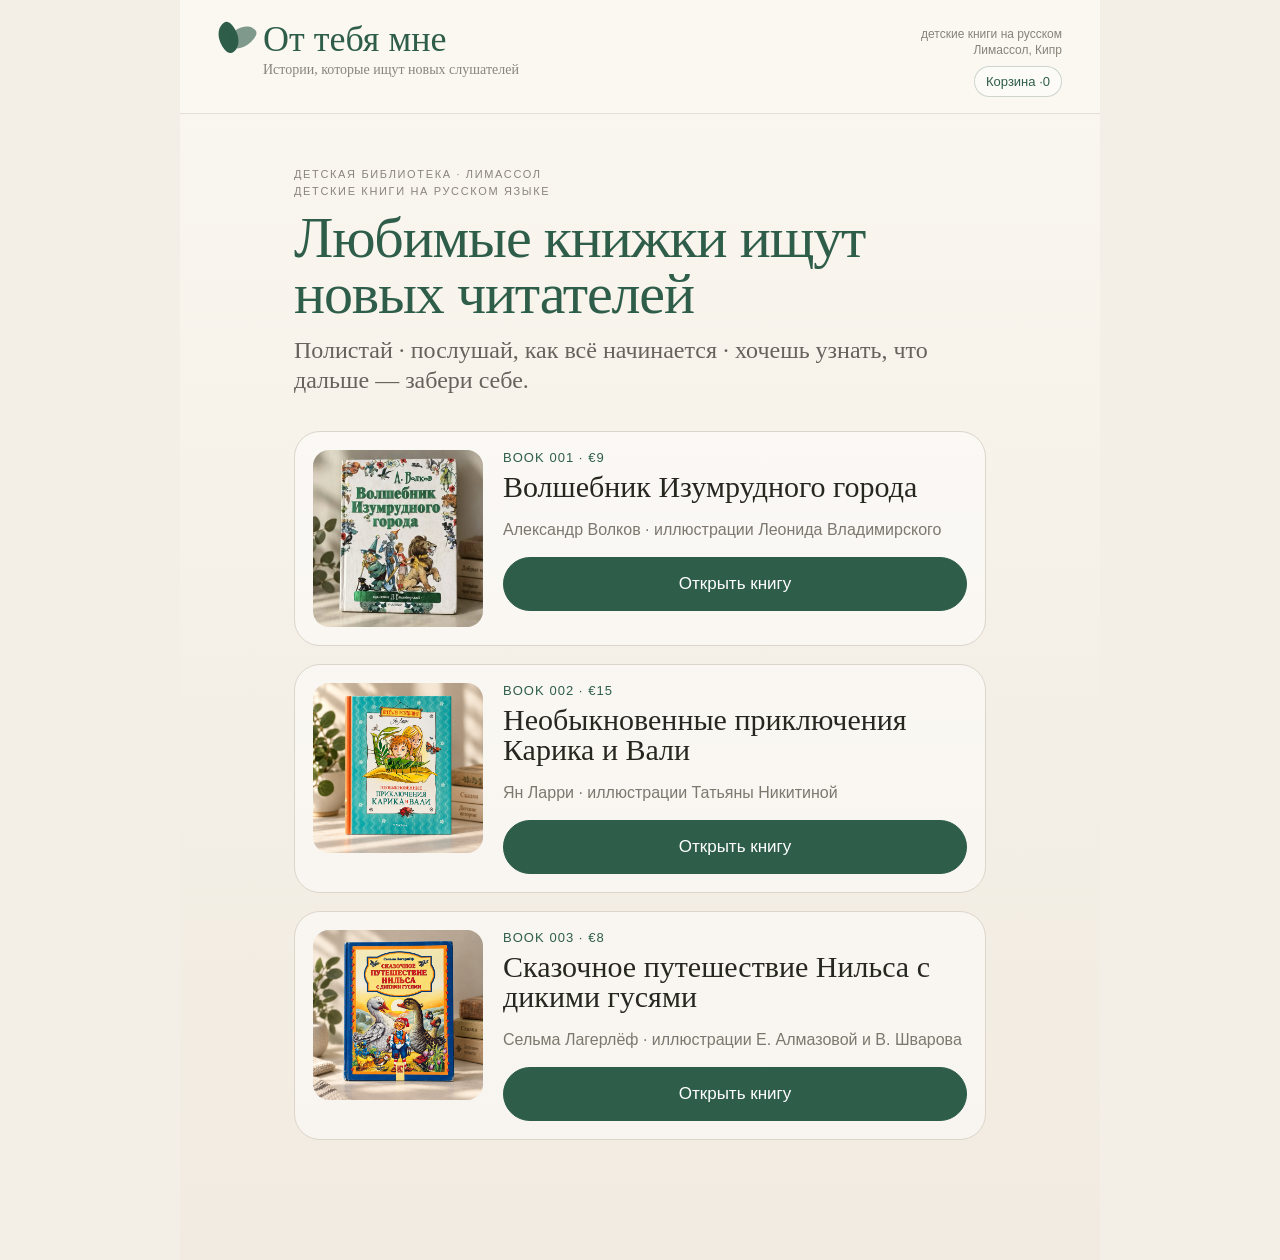
<file: index.html>
<!doctype html><html lang="ru"><head><meta charset="utf-8"><meta name="viewport" content="width=device-width,initial-scale=1"><meta name="theme-color" content="#f4efe6"><title>От тебя мне</title><link rel="stylesheet" href="assets/styles.css?v=7"><link rel="stylesheet" href="assets/status.css?v=3"><style>.catalog-eyebrow{line-height:1.55}.book-meta{flex-direction:column;align-items:flex-start;gap:7px}.status-badge{padding:7px 11px;font-size:11px}.book-card+.book-card{margin-top:18px}</style><script src="assets/inventory.js?v=6" defer></script><script src="assets/cart.js?v=2" defer></script></head><body data-root="./"><div class="page"><header><div class="brand"><div class="mark"></div><div><div class="brand-name">От тебя мне</div><div class="brand-sub">Истории, которые ищут новых слушателей</div></div></div><div class="header-side"><div class="header-note">детские книги на русском<br>Лимассол, Кипр</div><a class="cart-link" href="cart.html">Корзина · <span data-cart-count>0</span></a></div></header><main class="home-main"><div class="eyebrow catalog-eyebrow"><span>ДЕТСКАЯ БИБЛИОТЕКА · ЛИМАССОЛ</span><br><span>ДЕТСКИЕ КНИГИ НА РУССКОМ ЯЗЫКЕ</span></div><h1 class="home-title">Любимые книжки ищут новых читателей</h1><p class="home-tag">Полистай · послушай, как всё начинается · хочешь узнать, что дальше — забери себе.</p><a class="book-card" data-book-id="001" data-status="checking" href="books/001/"><img src="books/001/hero.webp" alt="Волшебник Изумрудного города"><div><div class="book-meta"><span class="status-badge catalog-status"></span><span class="book-code">BOOK 001 · €9</span></div><h2>Волшебник Изумрудного города</h2><p>Александр Волков · иллюстрации Леонида Владимирского</p><span class="btn primary">Открыть книгу</span></div></a><a class="book-card" data-book-id="002" data-status="checking" href="books/002/"><img src="books/002/hero.png" alt="Необыкновенные приключения Карика и Вали"><div><div class="book-meta"><span class="status-badge catalog-status"></span><span class="book-code">BOOK 002 · €15</span></div><h2>Необыкновенные приключения Карика и Вали</h2><p>Ян Ларри · иллюстрации Татьяны Никитиной</p><span class="btn primary">Открыть книгу</span></div></a><a class="book-card" data-book-id="003" data-status="checking" href="books/003/"><img src="books/003/hero.png" alt="Сказочное путешествие Нильса с дикими гусями"><div><div class="book-meta"><span class="status-badge catalog-status"></span><span class="book-code">BOOK 003 · €8</span></div><h2>Сказочное путешествие Нильса с дикими гусями</h2><p>Сельма Лагерлёф · иллюстрации Е. Алмазовой и В. Шварова</p><span class="btn primary">Открыть книгу</span></div></a></main></div></body></html>
</file>
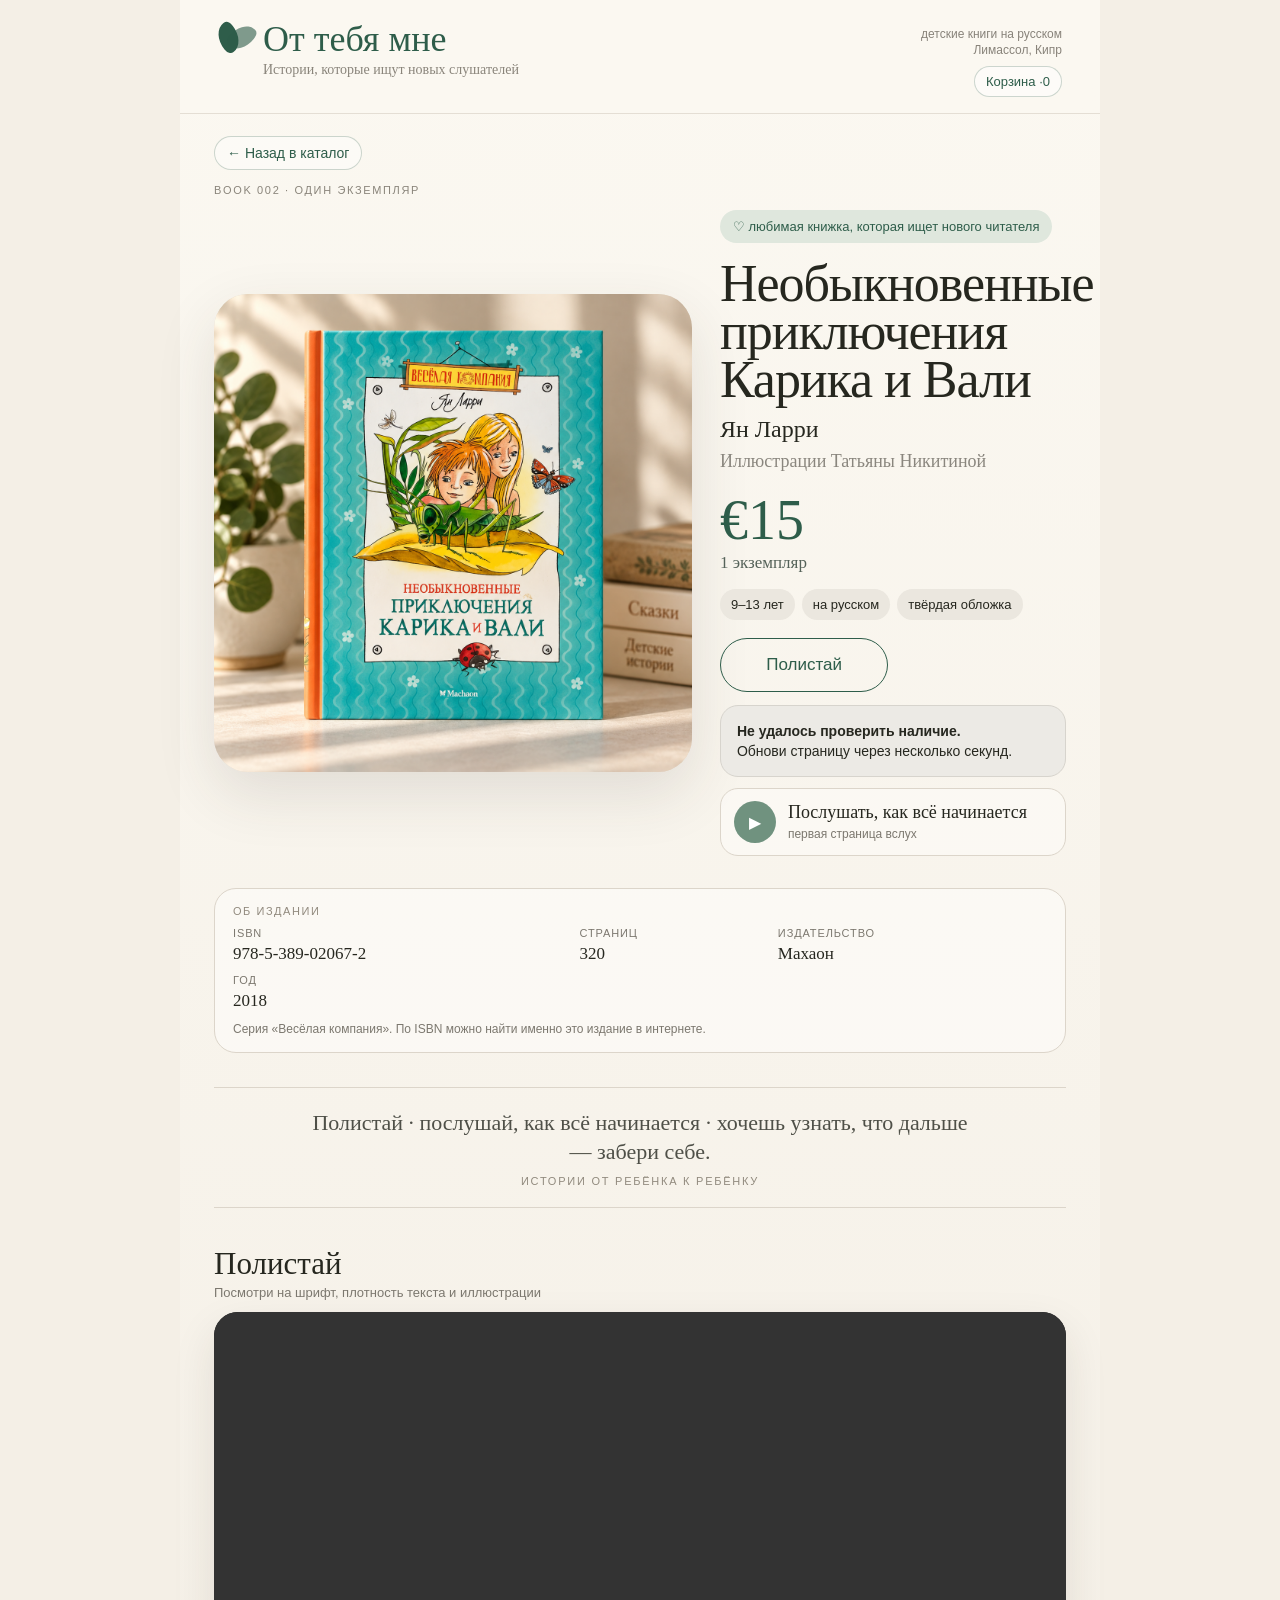
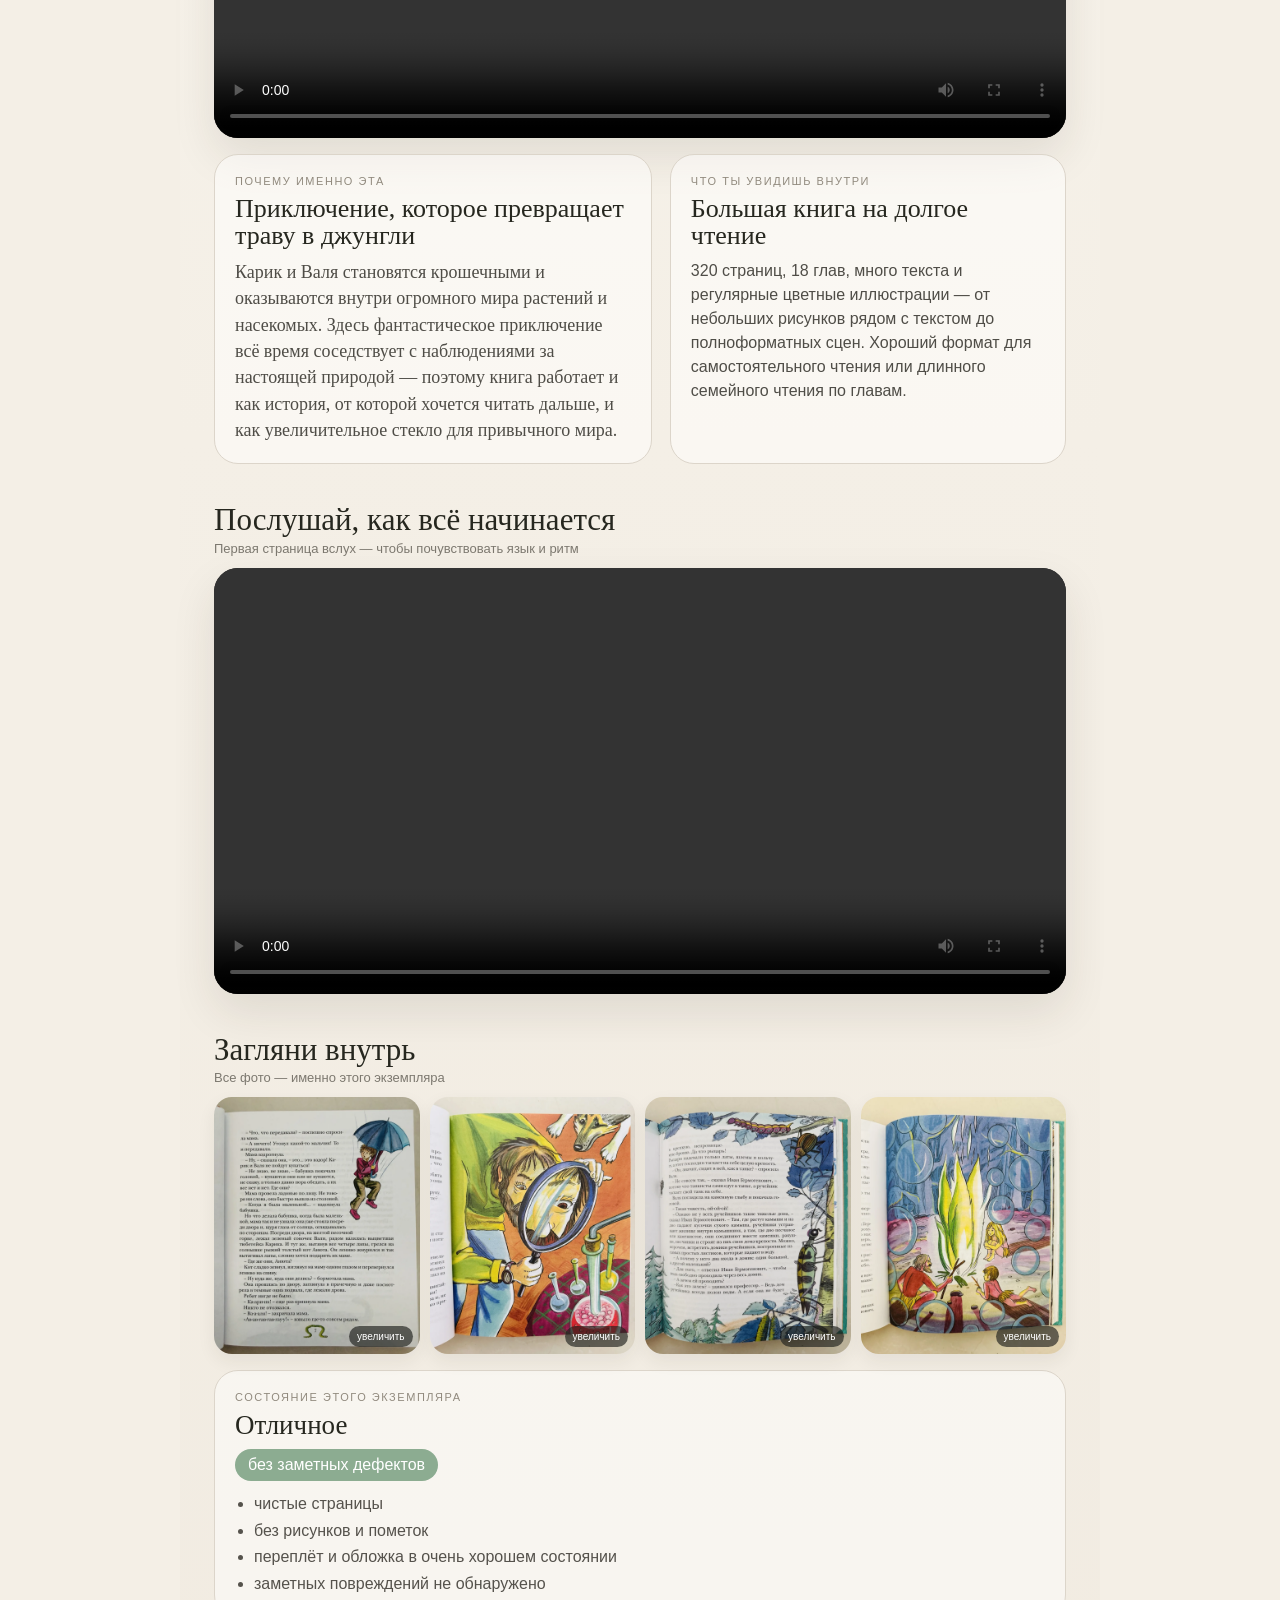
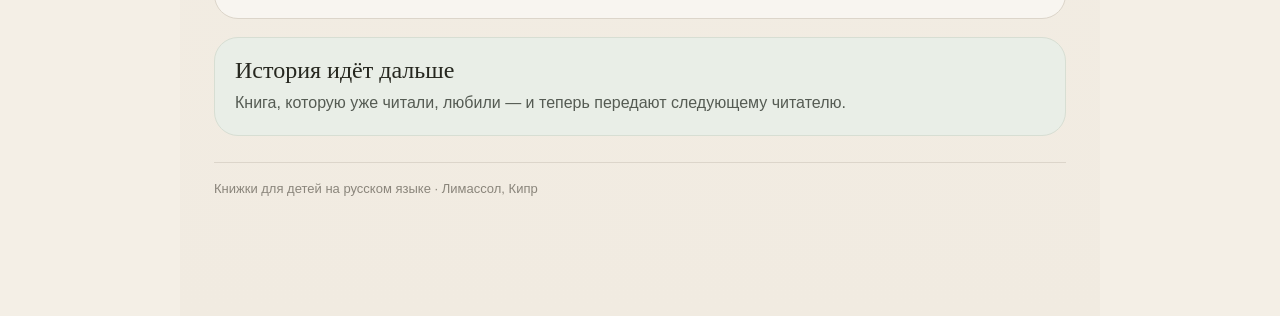
<file: books/002/index.html>
<!doctype html><html lang="ru"><head><meta charset="utf-8"><meta name="viewport" content="width=device-width,initial-scale=1,viewport-fit=cover"><meta name="theme-color" content="#f4efe6"><title>Необыкновенные приключения Карика и Вали · От тебя мне</title><link rel="stylesheet" href="../../assets/styles.css?v=7"><link rel="stylesheet" href="../../assets/status.css?v=3"><script src="../../assets/inventory.js?v=6" defer></script><script src="../../assets/cart.js?v=2" defer></script></head><body data-book-id="002" data-status="checking" data-root="../../"><div class="page"><header><a class="brand" href="../../"><div class="mark"></div><div><div class="brand-name">От тебя мне</div><div class="brand-sub">Истории, которые ищут новых слушателей</div></div></a><div class="header-side"><div class="header-note">детские книги на русском<br>Лимассол, Кипр</div><a class="cart-link" href="../../cart.html">Корзина · <span data-cart-count>0</span></a></div></header><main><a class="back-link" href="../../">← Назад в каталог</a><div class="eyebrow">BOOK 002 · ОДИН ЭКЗЕМПЛЯР</div><section class="hero"><div class="hero-visual"><img src="hero.png" alt="Необыкновенные приключения Карика и Вали"></div><div class="info-card"><div class="story-label">♡ любимая книжка, которая ищет нового читателя</div><h1>Необыкновенные приключения Карика и Вали</h1><div class="author">Ян Ларри</div><div class="illustrator">Иллюстрации Татьяны Никитиной</div><div class="price">€15</div><div class="stock">1 экземпляр</div><div class="product-status-wrap"><span class="status-badge product-status"></span></div><div class="chips"><span class="chip">9–13 лет</span><span class="chip">на русском</span><span class="chip">твёрдая обложка</span></div><div class="actions"><button type="button" class="btn primary buy-cta" data-cart-add data-book-id="002" data-title="Необыкновенные приключения Карика и Вали" data-price="15" data-url="./" data-image="hero.png">Добавить в корзину · €15</button><a class="btn secondary" href="#inside">Полистай</a><a class="btn secondary status-catalog-cta" href="../../">Посмотреть другие книги</a></div><div class="inventory-state"></div><a class="listen" href="#listen"><div class="play">▶</div><div><strong>Послушать, как всё начинается</strong><small>первая страница вслух</small></div></a></div></section><div class="edition-strip"><div class="edition-label">Об издании</div><div class="edition-grid"><div><span>ISBN</span><strong>978-5-389-02067-2</strong></div><div><span>Страниц</span><strong>320</strong></div><div><span>Издательство</span><strong>Махаон</strong></div><div><span>Год</span><strong>2018</strong></div></div><div class="edition-note">Серия «Весёлая компания». По ISBN можно найти именно это издание в интернете.</div></div><div class="quote-strip"><p>Полистай · послушай, как всё начинается · хочешь узнать, что дальше — забери себе.</p><span>истории от ребёнка к ребёнку</span></div><section class="section" id="inside"><div class="section-head"><div><h2>Полистай</h2><div class="section-sub">Посмотри на шрифт, плотность текста и иллюстрации</div></div></div><div class="video-wrap"><video controls playsinline preload="metadata" src="flipthrough.mp4"></video></div><div class="editorial-intro"><div class="editorial-card"><div class="kicker">Почему именно эта</div><h3>Приключение, которое превращает траву в джунгли</h3><p>Карик и Валя становятся крошечными и оказываются внутри огромного мира растений и насекомых. Здесь фантастическое приключение всё время соседствует с наблюдениями за настоящей природой — поэтому книга работает и как история, от которой хочется читать дальше, и как увеличительное стекло для привычного мира.</p></div><div class="editorial-card small"><div class="kicker">Что ты увидишь внутри</div><h3>Большая книга на долгое чтение</h3><p>320 страниц, 18 глав, много текста и регулярные цветные иллюстрации — от небольших рисунков рядом с текстом до полноформатных сцен. Хороший формат для самостоятельного чтения или длинного семейного чтения по главам.</p></div></div></section><section class="section" id="listen"><div class="section-head"><div><h2>Послушай, как всё начинается</h2><div class="section-sub">Первая страница вслух — чтобы почувствовать язык и ритм</div></div></div><div class="video-wrap"><video controls playsinline preload="metadata" src="first-page.mp4"></video></div></section><section class="section" id="gallery"><div class="section-head"><div><h2>Загляни внутрь</h2><div class="section-sub">Все фото — именно этого экземпляра</div></div></div><div class="gallery"><a href="#img1"><img src="page-01.webp" alt="Страница книги"><span class="tap">увеличить</span></a><a href="#img2"><img src="page-02.webp" alt="Иллюстрация"><span class="tap">увеличить</span></a><a href="#img3"><img src="page-03.webp" alt="Страница книги"><span class="tap">увеличить</span></a><a href="#img4"><img src="page-04.webp" alt="Иллюстрация"><span class="tap">увеличить</span></a></div><div class="condition-card"><div class="kicker">Состояние этого экземпляра</div><h3>Отличное</h3><div class="pill">без заметных дефектов</div><ul><li>чистые страницы</li><li>без рисунков и пометок</li><li>переплёт и обложка в очень хорошем состоянии</li><li>заметных повреждений не обнаружено</li></ul></div><div class="manifesto"><strong>История идёт дальше</strong><p>Книга, которую уже читали, любили — и теперь передают следующему читателю.</p></div></section><section class="section" id="checkout"><div class="checkout"><div class="kicker">BOOK 002 · ОДИН ЭКЗЕМПЛЯР</div><h3>Забрать эту историю себе</h3><div style="color:#706b63;margin:7px 0 14px">«Необыкновенные приключения Карика и Вали» · €15</div><div class="option"><b>Самовывоз в Лимассоле</b><small style="padding-left:0">бесплатно · место и время договоримся после резерва</small></div><div class="option"><b>BOX NOW locker по Кипру · €2</b><small style="padding-left:0">выберешь удобный locker на карте при резерве</small></div><button type="button" class="btn primary buy-cta" data-cart-add data-book-id="002" data-title="Необыкновенные приключения Карика и Вали" data-price="15" data-url="./" data-image="hero.png">Добавить в корзину</button></div></section><div class="location">Книжки для детей на русском языке · Лимассол, Кипр</div></main></div><div class="sticky"><button type="button" class="btn primary buy-cta" data-cart-add data-book-id="002" data-title="Необыкновенные приключения Карика и Вали" data-price="15" data-url="./" data-image="hero.png">Добавить в корзину · €15</button></div><div class="lightbox" id="img1"><a class="backdrop" href="#gallery"></a><a class="close" href="#gallery">×</a><div class="frame"><img src="page-01.webp" alt="Страница крупно"></div></div><div class="lightbox" id="img2"><a class="backdrop" href="#gallery"></a><a class="close" href="#gallery">×</a><div class="frame"><img src="page-02.webp" alt="Иллюстрация крупно"></div></div><div class="lightbox" id="img3"><a class="backdrop" href="#gallery"></a><a class="close" href="#gallery">×</a><div class="frame"><img src="page-03.webp" alt="Страница крупно"></div></div><div class="lightbox" id="img4"><a class="backdrop" href="#gallery"></a><a class="close" href="#gallery">×</a><div class="frame"><img src="page-04.webp" alt="Иллюстрация крупно"></div></div></body></html>
</file>
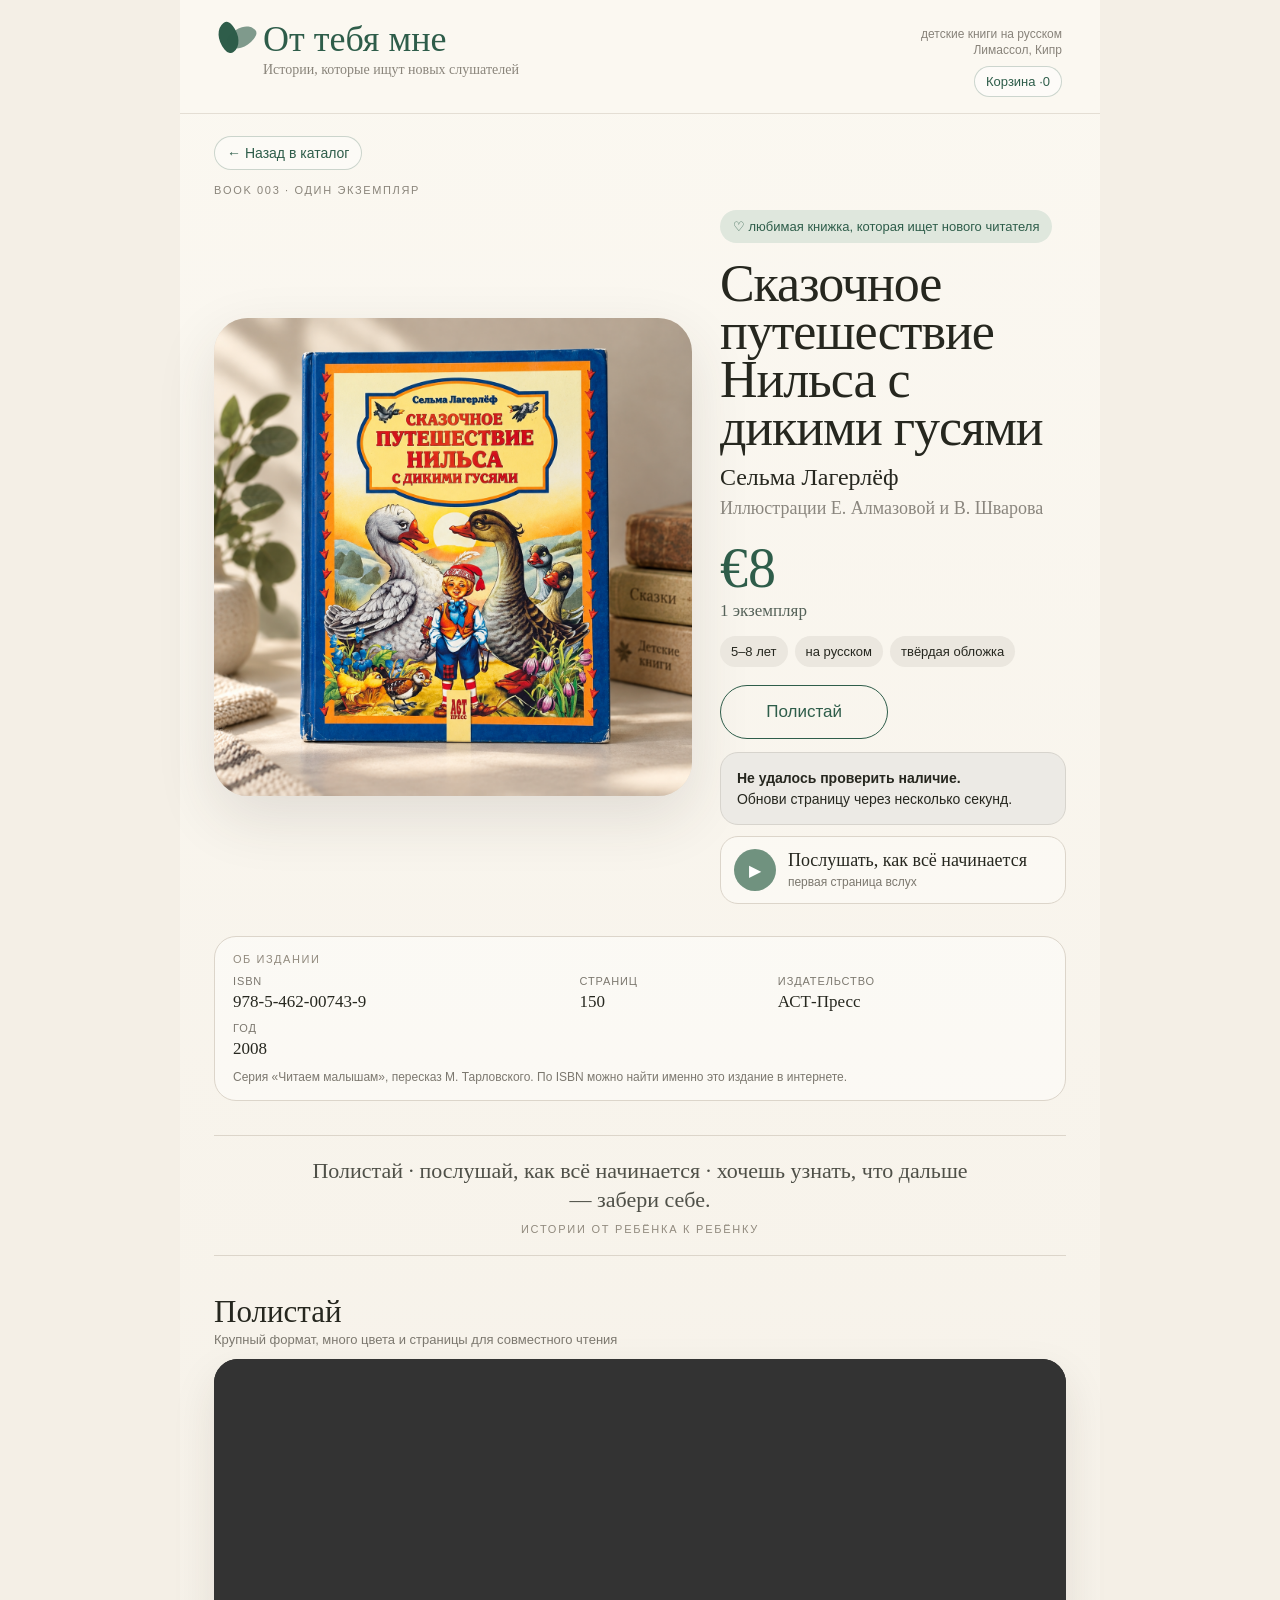
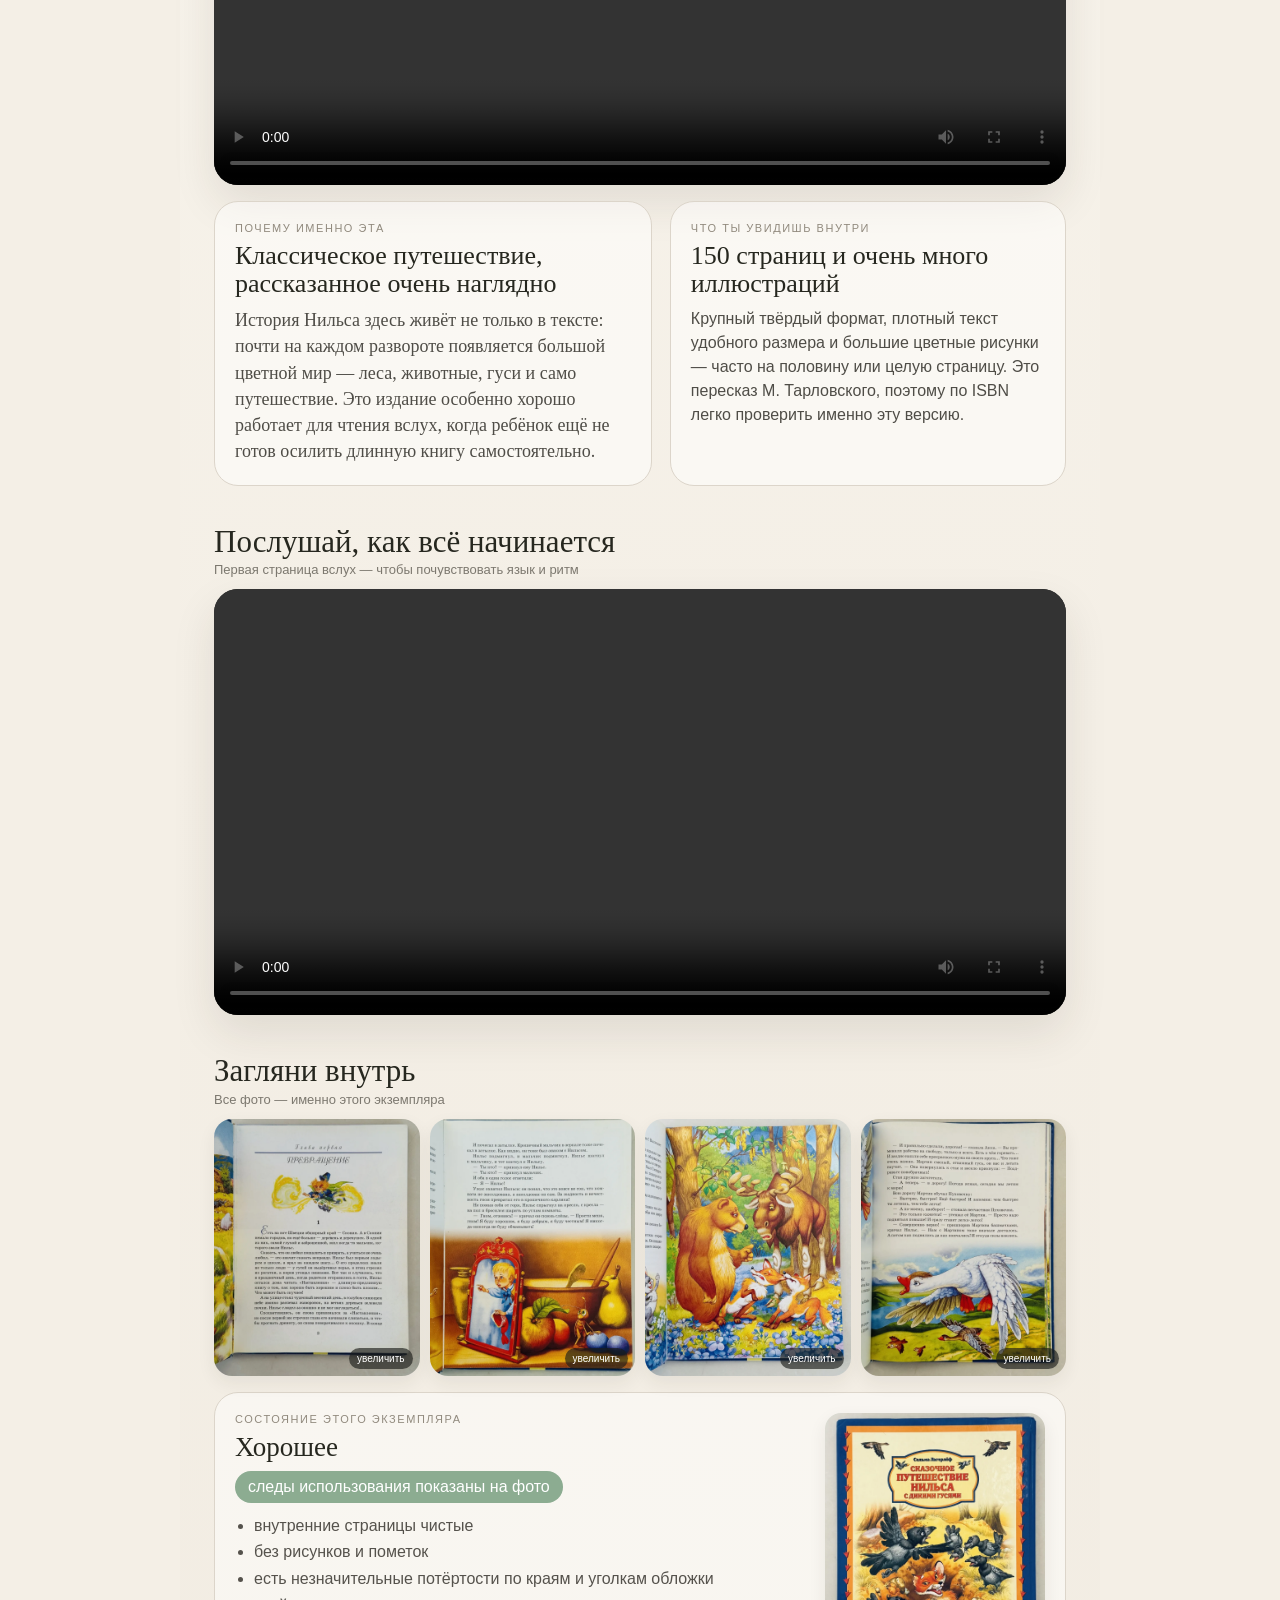
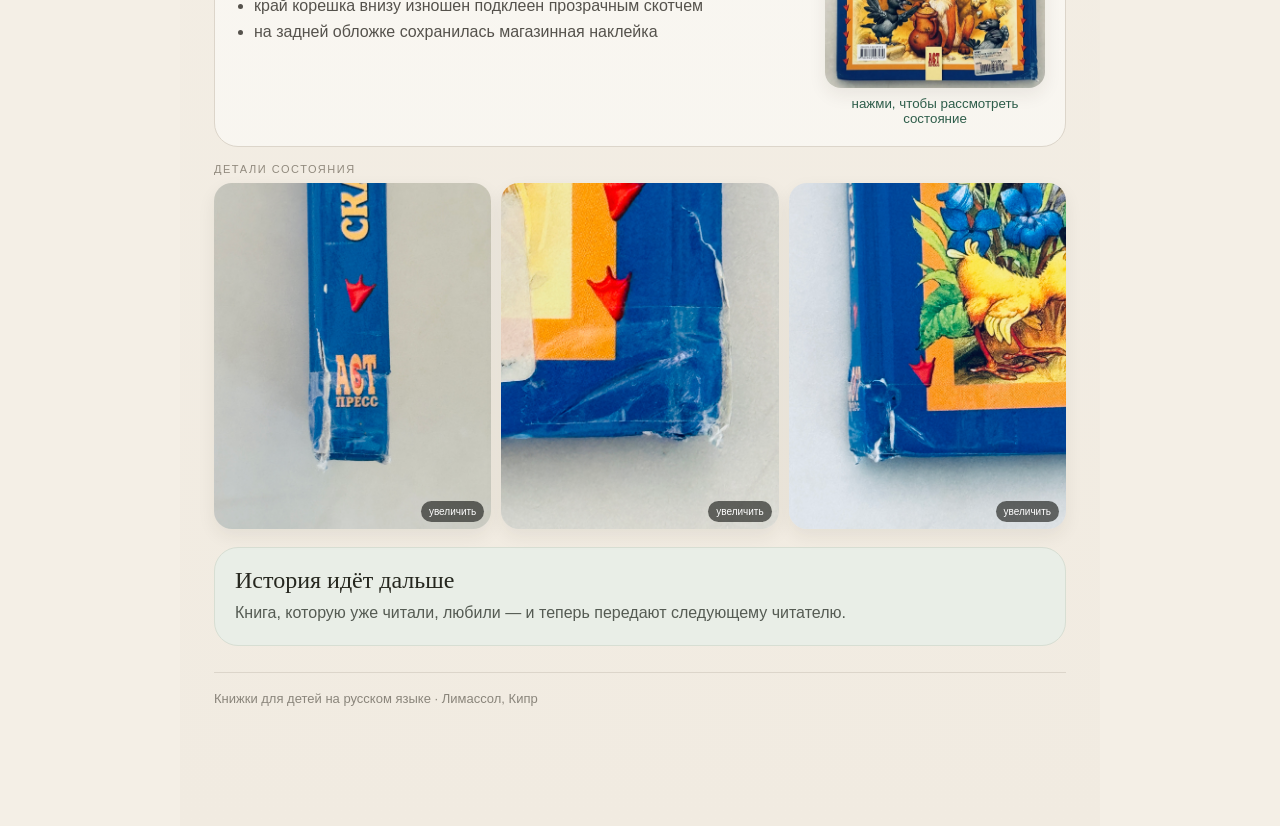
<file: books/003/index.html>
<!doctype html><html lang="ru"><head><meta charset="utf-8"><meta name="viewport" content="width=device-width,initial-scale=1,viewport-fit=cover"><meta name="theme-color" content="#f4efe6"><title>Сказочное путешествие Нильса с дикими гусями · От тебя мне</title><link rel="stylesheet" href="../../assets/styles.css?v=7"><link rel="stylesheet" href="../../assets/status.css?v=3"><script src="../../assets/inventory.js?v=6" defer></script><script src="../../assets/cart.js?v=2" defer></script></head><body data-book-id="003" data-status="checking" data-root="../../"><div class="page"><header><a class="brand" href="../../"><div class="mark"></div><div><div class="brand-name">От тебя мне</div><div class="brand-sub">Истории, которые ищут новых слушателей</div></div></a><div class="header-side"><div class="header-note">детские книги на русском<br>Лимассол, Кипр</div><a class="cart-link" href="../../cart.html">Корзина · <span data-cart-count>0</span></a></div></header><main><a class="back-link" href="../../">← Назад в каталог</a><div class="eyebrow">BOOK 003 · ОДИН ЭКЗЕМПЛЯР</div><section class="hero"><div class="hero-visual"><img src="hero.png" alt="Сказочное путешествие Нильса с дикими гусями"></div><div class="info-card"><div class="story-label">♡ любимая книжка, которая ищет нового читателя</div><h1>Сказочное путешествие Нильса с дикими гусями</h1><div class="author">Сельма Лагерлёф</div><div class="illustrator">Иллюстрации Е. Алмазовой и В. Шварова</div><div class="price">€8</div><div class="stock">1 экземпляр</div><div class="product-status-wrap"><span class="status-badge product-status"></span></div><div class="chips"><span class="chip">5–8 лет</span><span class="chip">на русском</span><span class="chip">твёрдая обложка</span></div><div class="actions"><button type="button" class="btn primary buy-cta" data-cart-add data-book-id="003" data-title="Сказочное путешествие Нильса с дикими гусями" data-price="8" data-url="./" data-image="hero.png">Добавить в корзину · €8</button><a class="btn secondary" href="#inside">Полистай</a><a class="btn secondary status-catalog-cta" href="../../">Посмотреть другие книги</a></div><div class="inventory-state"></div><a class="listen" href="#listen"><div class="play">▶</div><div><strong>Послушать, как всё начинается</strong><small>первая страница вслух</small></div></a></div></section><div class="edition-strip"><div class="edition-label">Об издании</div><div class="edition-grid"><div><span>ISBN</span><strong>978-5-462-00743-9</strong></div><div><span>Страниц</span><strong>150</strong></div><div><span>Издательство</span><strong>АСТ-Пресс</strong></div><div><span>Год</span><strong>2008</strong></div></div><div class="edition-note">Серия «Читаем малышам», пересказ М. Тарловского. По ISBN можно найти именно это издание в интернете.</div></div><div class="quote-strip"><p>Полистай · послушай, как всё начинается · хочешь узнать, что дальше — забери себе.</p><span>истории от ребёнка к ребёнку</span></div><section class="section" id="inside"><div class="section-head"><div><h2>Полистай</h2><div class="section-sub">Крупный формат, много цвета и страницы для совместного чтения</div></div></div><div class="video-wrap"><video controls playsinline preload="metadata" src="flipthrough.mp4"></video></div><div class="editorial-intro"><div class="editorial-card"><div class="kicker">Почему именно эта</div><h3>Классическое путешествие, рассказанное очень наглядно</h3><p>История Нильса здесь живёт не только в тексте: почти на каждом развороте появляется большой цветной мир — леса, животные, гуси и само путешествие. Это издание особенно хорошо работает для чтения вслух, когда ребёнок ещё не готов осилить длинную книгу самостоятельно.</p></div><div class="editorial-card small"><div class="kicker">Что ты увидишь внутри</div><h3>150 страниц и очень много иллюстраций</h3><p>Крупный твёрдый формат, плотный текст удобного размера и большие цветные рисунки — часто на половину или целую страницу. Это пересказ М. Тарловского, поэтому по ISBN легко проверить именно эту версию.</p></div></div></section><section class="section" id="listen"><div class="section-head"><div><h2>Послушай, как всё начинается</h2><div class="section-sub">Первая страница вслух — чтобы почувствовать язык и ритм</div></div></div><div class="video-wrap"><video controls playsinline preload="metadata" src="first-page.mp4"></video></div></section><section class="section" id="gallery"><div class="section-head"><div><h2>Загляни внутрь</h2><div class="section-sub">Все фото — именно этого экземпляра</div></div></div><div class="gallery"><a href="#img1"><img src="page-01.webp" alt="Страница книги"><span class="tap">увеличить</span></a><a href="#img2"><img src="page-02.webp" alt="Иллюстрация"><span class="tap">увеличить</span></a><a href="#img3"><img src="page-03.webp" alt="Иллюстрация"><span class="tap">увеличить</span></a><a href="#img4"><img src="page-04.webp" alt="Страница книги"><span class="tap">увеличить</span></a></div><div class="condition-card"><div class="condition-grid"><div><div class="kicker">Состояние этого экземпляра</div><h3>Хорошее</h3><div class="pill">следы использования показаны на фото</div><ul><li>внутренние страницы чистые</li><li>без рисунков и пометок</li><li>есть незначительные потёртости по краям и уголкам обложки</li><li>край корешка внизу изношен подклеен прозрачным скотчем</li><li>на задней обложке сохранилась магазинная наклейка</li></ul></div><a class="defect-card" href="#defectbox"><img src="condition.webp" alt="Состояние обложки"><small>нажми, чтобы рассмотреть состояние</small></a></div></div><div class="kicker" style="margin-top:16px">Детали состояния</div><div class="gallery" style="grid-template-columns:repeat(3,minmax(0,1fr));margin-top:8px"><a href="#defect1"><img src="condition-detail1.jpeg" alt="Деталь состояния обложки"><span class="tap">увеличить</span></a><a href="#defect2"><img src="condition-detail2.jpeg" alt="Деталь состояния обложки"><span class="tap">увеличить</span></a><a href="#defect3"><img src="condition-detail3.jpeg" alt="Деталь состояния обложки"><span class="tap">увеличить</span></a></div><div class="manifesto"><strong>История идёт дальше</strong><p>Книга, которую уже читали, любили — и теперь передают следующему читателю.</p></div></section><section class="section" id="checkout"><div class="checkout"><div class="kicker">BOOK 003 · ОДИН ЭКЗЕМПЛЯР</div><h3>Забрать эту историю себе</h3><div style="color:#706b63;margin:7px 0 14px">«Сказочное путешествие Нильса с дикими гусями» · €8</div><div class="option"><b>Самовывоз в Лимассоле</b><small style="padding-left:0">бесплатно · место и время договоримся после резерва</small></div><div class="option"><b>BOX NOW locker по Кипру · €2</b><small style="padding-left:0">выберешь удобный locker на карте при резерве</small></div><button type="button" class="btn primary buy-cta" data-cart-add data-book-id="003" data-title="Сказочное путешествие Нильса с дикими гусями" data-price="8" data-url="./" data-image="hero.png">Добавить в корзину</button></div></section><div class="location">Книжки для детей на русском языке · Лимассол, Кипр</div></main></div><div class="sticky"><button type="button" class="btn primary buy-cta" data-cart-add data-book-id="003" data-title="Сказочное путешествие Нильса с дикими гусями" data-price="8" data-url="./" data-image="hero.png">Добавить в корзину · €8</button></div><div class="lightbox" id="img1"><a class="backdrop" href="#gallery"></a><a class="close" href="#gallery">×</a><div class="frame"><img src="page-01.webp" alt="Страница крупно"></div></div><div class="lightbox" id="img2"><a class="backdrop" href="#gallery"></a><a class="close" href="#gallery">×</a><div class="frame"><img src="page-02.webp" alt="Иллюстрация крупно"></div></div><div class="lightbox" id="img3"><a class="backdrop" href="#gallery"></a><a class="close" href="#gallery">×</a><div class="frame"><img src="page-03.webp" alt="Иллюстрация крупно"></div></div><div class="lightbox" id="img4"><a class="backdrop" href="#gallery"></a><a class="close" href="#gallery">×</a><div class="frame"><img src="page-04.webp" alt="Страница крупно"></div></div><div class="lightbox" id="defectbox"><a class="backdrop" href="#gallery"></a><a class="close" href="#gallery">×</a><div class="frame"><img src="condition.webp" alt="Состояние обложки крупно"></div></div><div class="lightbox" id="defect1"><a class="backdrop" href="#gallery"></a><a class="close" href="#gallery">×</a><div class="frame"><img src="condition-detail1.jpeg" alt="Деталь состояния обложки крупно"></div></div><div class="lightbox" id="defect2"><a class="backdrop" href="#gallery"></a><a class="close" href="#gallery">×</a><div class="frame"><img src="condition-detail2.jpeg" alt="Деталь состояния обложки крупно"></div></div><div class="lightbox" id="defect3"><a class="backdrop" href="#gallery"></a><a class="close" href="#gallery">×</a><div class="frame"><img src="condition-detail3.jpeg" alt="Деталь состояния обложки крупно"></div></div></body></html>
</file>
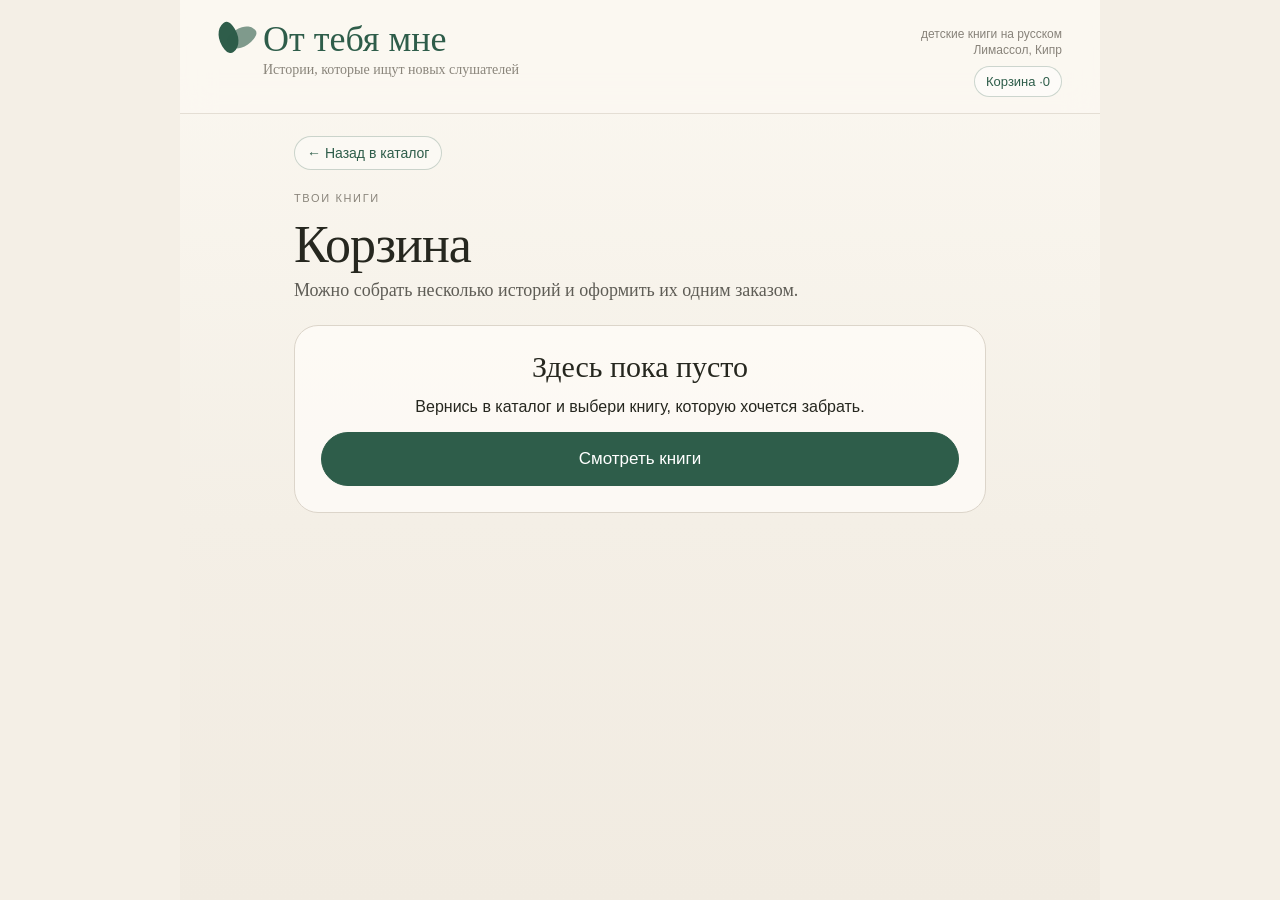
<file: cart.html>
<!doctype html>
<html lang="ru">
<head>
<meta charset="utf-8">
<meta name="viewport" content="width=device-width,initial-scale=1,viewport-fit=cover">
<meta name="theme-color" content="#f4efe6">
<title>Корзина · От тебя мне</title>
<link rel="stylesheet" href="assets/styles.css?v=7">
<style>
.cart-main{max-width:760px;margin:0 auto}.cart-head{margin:8px 0 22px}.cart-head h1{margin-bottom:8px}.cart-head p{font:18px/1.45 Georgia,"Times New Roman",serif;color:#5f5d56;margin:0}.cart-list{display:grid;gap:12px}.cart-item{display:grid;grid-template-columns:110px 1fr;gap:16px;background:rgba(255,253,248,.82);border:1px solid var(--line);border-radius:22px;padding:12px}.cart-item.unavailable{opacity:.68}.cart-thumb{display:block}.cart-thumb img{width:110px;height:135px;object-fit:cover;border-radius:15px;display:block}.cart-item-main{min-width:0;display:flex;flex-direction:column}.cart-code{font-size:10px;letter-spacing:.14em;color:#918a7e;margin:2px 0 7px}.cart-title{font:23px/1.08 Georgia,"Times New Roman",serif}.cart-item-bottom{display:flex;justify-content:space-between;align-items:end;margin-top:auto;padding-top:12px}.cart-item-bottom strong{font:28px/1 Georgia,"Times New Roman",serif;color:var(--green)}.cart-item-bottom button{border:0;background:none;color:#8a6e62;text-decoration:underline;font-size:13px;cursor:pointer}.cart-unavailable{margin-top:9px;color:#8a4d40;font-size:13px}.cart-empty{background:rgba(255,253,248,.75);border:1px solid var(--line);border-radius:24px;padding:26px;text-align:center}.cart-empty h2{font:30px/1 Georgia,serif;font-weight:400;margin:0 0 10px}.cart-summary{margin-top:18px;background:rgba(255,253,248,.82);border:1px solid var(--line);border-radius:24px;padding:20px}.summary-row{display:flex;justify-content:space-between;gap:20px;padding:7px 0}.summary-row.total{border-top:1px solid var(--line);margin-top:10px;padding-top:16px;font-size:20px}.delivery-preview{margin:16px 0}.delivery-preview .option small{padding-left:0}.cart-note{font-size:13px;line-height:1.45;color:var(--muted);margin-top:10px}.cart-summary .btn:disabled{opacity:.46;cursor:not-allowed}.continue{margin-top:12px}
@media(max-width:520px){.cart-item{grid-template-columns:86px 1fr;gap:12px}.cart-thumb img{width:86px;height:112px}.cart-title{font-size:20px}}
</style>
<script src="assets/cart.js?v=2" defer></script>
</head>
<body data-root="./">
<div class="page">
<header>
<a class="brand" href="./"><div class="mark"></div><div><div class="brand-name">От тебя мне</div><div class="brand-sub">Истории, которые ищут новых слушателей</div></div></a>
<div class="header-side"><div class="header-note">детские книги на русском<br>Лимассол, Кипр</div><a class="cart-link" href="cart.html">Корзина · <span data-cart-count>0</span></a></div>
</header>
<main class="cart-main" data-cart-page>
<a class="back-link" href="./">← Назад в каталог</a>
<div class="cart-head"><div class="eyebrow">ТВОИ КНИГИ</div><h1>Корзина</h1><p>Можно собрать несколько историй и оформить их одним заказом.</p></div>
<div class="cart-empty" data-cart-empty hidden><h2>Здесь пока пусто</h2><p>Вернись в каталог и выбери книгу, которую хочется забрать.</p><a class="btn primary" href="./">Смотреть книги</a></div>
<div class="cart-list" data-cart-items></div>
<section class="cart-summary" data-cart-summary hidden>
<div class="summary-row"><span>Книги</span><strong data-books-total>€0</strong></div>
<div class="delivery-preview">
<div class="kicker">Получение</div>
<div class="option"><b>Самовывоз в Лимассоле</b><small>бесплатно</small></div>
<div class="option"><b>BOX NOW locker по Кипру</b><small data-shipping-text>от €2</small></div>
</div>
<div class="summary-row total"><span>Итого за книги</span><strong data-books-total>€0</strong></div>
<button class="btn primary" type="button" data-cart-checkout>Оформить заказ</button>
<div class="cart-note" data-cart-checkout-note></div>
<a class="btn secondary continue" href="./">Продолжить смотреть книги</a>
</section>
</main>
</div>
</body>
</html>
</file>
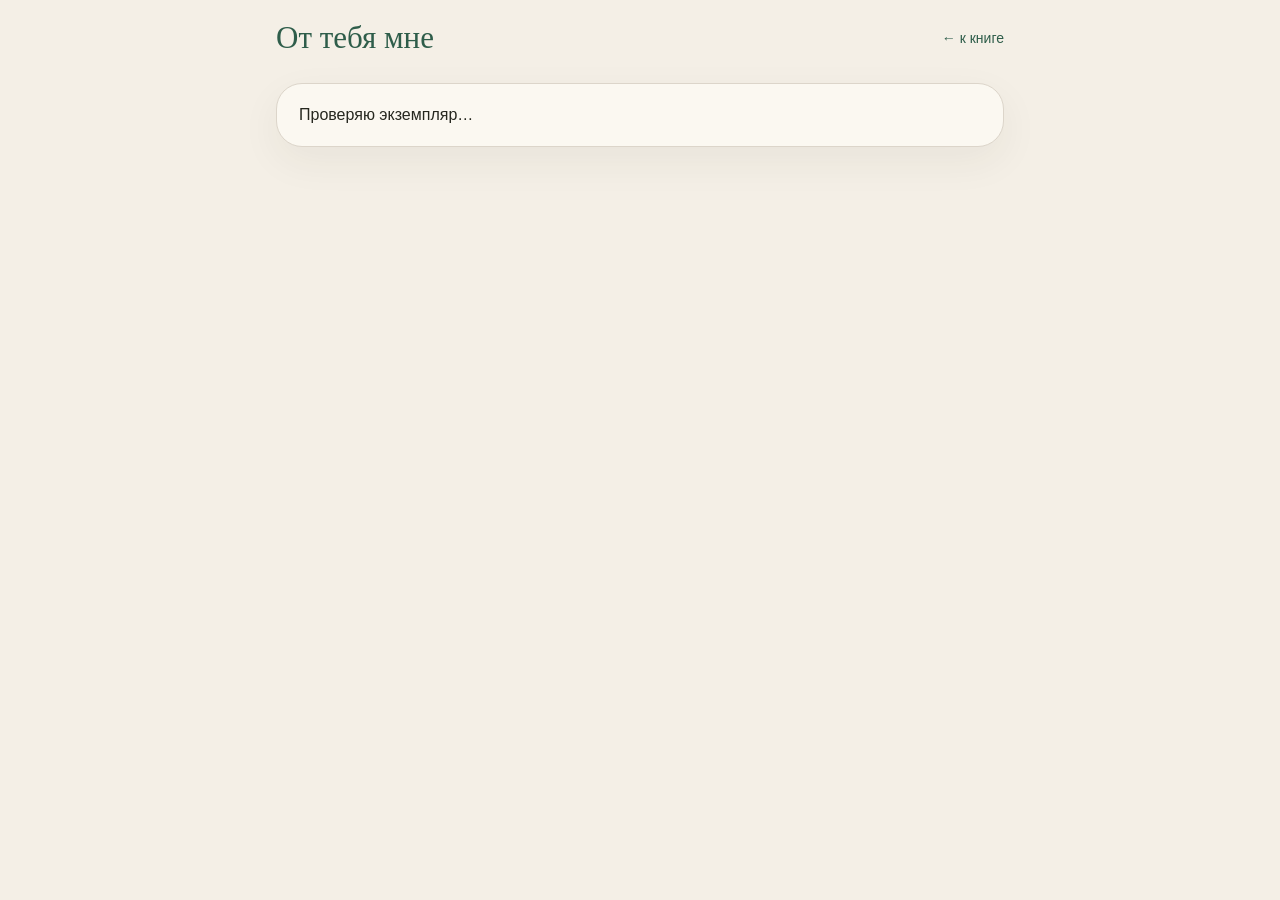
<file: checkout.html>
<!doctype html>
<html lang="ru">
<head>
<meta charset="utf-8">
<meta name="viewport" content="width=device-width,initial-scale=1,viewport-fit=cover">
<meta name="theme-color" content="#f4efe6">
<title>Забрать книгу · От тебя мне</title>
<style>
:root{--cream:#f4efe6;--paper:#fbf8f1;--ink:#26271f;--muted:#706b63;--green:#2e5d4a;--line:#dcd5ca;--sage:#dfe7dd;--amber:#b98538}
*{box-sizing:border-box}body{margin:0;background:var(--cream);color:var(--ink);font-family:-apple-system,BlinkMacSystemFont,"Segoe UI",Arial,sans-serif}
.page{max-width:760px;margin:0 auto;min-height:100vh;padding:22px 16px 70px}
header{display:flex;align-items:center;justify-content:space-between;margin-bottom:30px}.brand{font:31px/1 Georgia,serif;color:var(--green);text-decoration:none}.back{font-size:14px;color:var(--green);text-decoration:none}
.card{background:var(--paper);border:1px solid var(--line);border-radius:26px;padding:22px;box-shadow:0 14px 40px rgba(52,45,36,.06)}.kicker{font-size:11px;letter-spacing:.14em;text-transform:uppercase;color:#918a7e}h1{font:38px/1.02 Georgia,serif;font-weight:400;margin:10px 0 8px}.bookline{font:20px/1.25 Georgia,serif;color:#4d4d45}.price{font:48px/1 Georgia,serif;color:var(--green);margin:15px 0 5px}.status{display:inline-flex;margin:8px 0 18px;border-radius:999px;padding:7px 11px;background:var(--green);color:#fff;font-size:11px;font-weight:700;letter-spacing:.08em}.status.reserved{background:var(--amber)}.status.sold{background:#85837c}
.step{margin-top:22px;padding-top:20px;border-top:1px solid var(--line)}.step h2{font:25px/1.1 Georgia,serif;font-weight:400;margin:0 0 12px}label.field{display:block;margin:12px 0}label.field span{display:block;font-size:13px;color:var(--muted);margin-bottom:6px}input[type=text],input[type=tel],input[type=email]{width:100%;font:16px inherit;padding:14px 15px;border:1px solid var(--line);border-radius:15px;background:#fffdf8;color:var(--ink);outline:none}input:focus{border-color:var(--green)}
.choice{display:flex;gap:11px;align-items:flex-start;padding:14px;border:1px solid var(--line);border-radius:17px;margin:9px 0;background:#fffdf8;cursor:pointer}.choice input{margin-top:3px}.choice b{display:block;font-size:16px}.choice small{display:block;color:var(--muted);line-height:1.35;margin-top:3px}.disabled{opacity:.55;cursor:default}
.btn{width:100%;display:flex;align-items:center;justify-content:center;border:1px solid var(--green);border-radius:999px;padding:15px 17px;font-size:17px;min-height:54px;background:transparent;color:var(--green);text-decoration:none;cursor:pointer}.btn.primary{background:var(--green);color:#fff}.btn.amber{background:var(--amber);border-color:var(--amber);color:#fff}.btn:disabled{opacity:.45;cursor:not-allowed}.notice{border-radius:18px;padding:15px 16px;margin:14px 0;line-height:1.45;background:#f1eee7;border:1px solid var(--line)}.error{background:#f5e6e2;border-color:#dfc1b9;color:#773b31}.success{background:#e7efe9;border-color:#c5d6c9}
.payment{margin-top:18px}.payment h2{font:29px/1.08 Georgia,serif;font-weight:400}.amount{font:42px/1 Georgia,serif;color:var(--green);margin:10px 0}.qr{max-width:330px;width:100%;display:block;margin:18px auto;border-radius:18px;background:white;padding:15px}.hint{font-size:13px;color:var(--muted);line-height:1.5}.timer{font-weight:700;color:var(--amber)}.hidden{display:none!important}.row{display:grid;grid-template-columns:1fr 1fr;gap:10px;margin-top:10px}
@media(max-width:540px){h1{font-size:32px}.row{grid-template-columns:1fr}}
</style>
</head>
<body>
<div class="page">
<header><a class="brand" href="./">От тебя мне</a><a class="back" id="backLink" href="./">← к книге</a></header>
<div class="card">
<div id="loading">Проверяю экземпляр…</div>
<div id="app" class="hidden">
<div class="kicker" id="code"></div>
<h1 id="title"></h1>
<div class="price" id="price"></div>
<div class="status" id="status">AVAILABLE</div>
<div id="unavailable" class="notice hidden"></div>

<form id="reserveForm" method="post" action="https://script.google.com/macros/s/AKfycbwyXTdeFwq_zzkaC5PbqQ_K-_10pNp_l4-optHxiZ7bNcKQeuUnyko_SKdx3KRV80Co/exec" novalidate>
<input type="hidden" name="action" value="reservehtml">
<input id="bookIdField" type="hidden" name="book_id" value="">
<input id="bookIdsField" type="hidden" name="book_ids" value="">
<div id="bookList" class="notice hidden"></div>
<div class="step">
<h2>Как с тобой связаться</h2>
<label class="field"><span>Имя *</span><input id="buyerName" name="buyer_name" type="text" autocomplete="name" required minlength="2" maxlength="80" placeholder="Имя"></label>
<label class="field"><span>Телефон / WhatsApp *</span><input id="buyerPhone" name="buyer_phone" type="tel" autocomplete="tel" inputmode="tel" required maxlength="24" placeholder="+357 99 123456"></label>
<label class="field"><span>Email *</span><input id="buyerEmail" name="buyer_email" type="email" autocomplete="email" required maxlength="120" placeholder="name@example.com"></label>
<div class="hint">Телефон и email нужны для связи по заказу и оформления доставки. Эти данные используются только для заказа.</div>
</div>

<div class="step">
<h2>Получение</h2>
<label class="choice"><input type="radio" name="fulfilment" value="PICKUP_LIMASSOL" checked><span><b>Самовывоз в Лимассоле</b><small>бесплатно · место и время договоримся после резерва</small></span></label>
<label class="choice"><input type="radio" name="fulfilment" value="DELIVERY_CYPRUS"><span><b id="boxNowChoiceTitle">BOX NOW locker по Кипру · €2</b><small id="boxNowChoiceSub">Small · до 8 × 45 × 60 см · выбери удобный locker на карте</small></span></label>
<div id="boxnowDelivery" class="notice hidden">
  <input id="boxnowLockerId" type="hidden" name="boxnow_locker_id" value="">
  <input id="boxnowLockerAddress" type="hidden" name="boxnow_locker_address" value="">
  <input id="boxnowLockerPostcode" type="hidden" name="boxnow_locker_postcode" value="">
  <input id="boxnowLockerName" type="hidden" name="boxnow_locker_name" value="">
  <button class="btn boxnow-map-widget-button" id="boxnowPicker" type="button">Выбрать BOX NOW locker</button>
  <div id="boxnowSelected" class="hint" style="margin-top:10px">Locker ещё не выбран.</div>
  <div id="boxnowmap"></div>
</div>
</div>

<div class="step">
<h2>Оплата</h2>
<label class="choice"><input type="radio" name="payment_method" value="REVOLUT" checked><span><b>Revolut</b><small>оплата по Revolut.me после создания резерва</small></span></label>
<label class="choice"><input type="radio" name="payment_method" value="BOC_QUICKPAY"><span><b>Bank of Cyprus QuickPay</b><small>QR-код или открытие QuickPay на телефоне</small></span></label>
<label class="choice" id="cashChoice"><input type="radio" name="payment_method" value="CASH"><span><b>Наличными при самовывозе</b><small>экземпляр будет зарезервирован на 24 часа</small></span></label>
</div>
<div id="orderTotal" class="notice"><b>Итого: €<span id="totalAmount">0</span></b><br><span class="hint" id="totalBreakdown"></span></div>
<div id="formError" class="notice error hidden"></div>
<button class="btn primary" id="reserveBtn" type="submit" disabled>Зарезервировать</button>
<div class="hint" style="margin-top:10px">При Revolut/QuickPay резерв держится 30 минут. Наличными — 24 часа.</div>
</form>

<div id="reservedView" class="payment hidden">
<div class="notice success"><b>Книга зарезервирована за тобой.</b><br><span id="expiryText"></span></div>
<div id="payRevolut" class="hidden">
<h2>Оплати через Revolut</h2><div class="amount" id="revAmount"></div>
<p class="hint">Открой Revolut по кнопке ниже и введи именно эту сумму.</p>
<a class="btn primary" href="https://revolut.me/ekateryyk4" target="_blank" rel="noopener">Открыть Revolut</a>
</div>
<div id="payBoc" class="hidden">
<h2>Оплати через BoC QuickPay</h2><div class="amount" id="bocAmount"></div>
<p class="hint">На телефоне попробуй кнопку «Открыть QuickPay». На компьютере или втором устройстве отсканируй QR из приложения BoC.</p>
<a class="btn primary" href="bocscheme://quickPay?quickPayToken=aqsmdgxagkap">Открыть QuickPay</a>
<img class="qr" src="[data-uri]" alt="Bank of Cyprus QuickPay QR">
</div>
<div id="payCash" class="hidden">
<h2>Оплата наличными</h2>
<p>Книга зарезервирована для самовывоза. Мы свяжемся с тобой, чтобы договориться о месте и времени.</p>
<p class="hint">После передачи книги продавец отметит экземпляр как SOLD.</p>
</div>
<div id="digitalConfirm" class="hidden">
<div class="step"><p>Уже отправил(а) перевод?</p><button class="btn amber" id="paidBtn" type="button">Я оплатил(а)</button><div id="paidResult" class="notice hidden"></div></div>
</div>
<div class="row"><a class="btn" id="returnBook" href="./">Вернуться к книге</a><a class="btn" href="./">Посмотреть каталог</a></div>
</div>
</div>
</div>
</div>
<script>
const API='https://script.google.com/macros/s/AKfycbwyXTdeFwq_zzkaC5PbqQ_K-_10pNp_l4-optHxiZ7bNcKQeuUnyko_SKdx3KRV80Co/exec';
const params=new URLSearchParams(location.search);
const normaliseId=v=>{const s=String(v||'').replace(/\D/g,'');return s?('000'+s).slice(-3):''};
const requested=(params.get('books')||params.get('book')||'').split(',').map(normaliseId).filter(Boolean);
const bookIds=[...new Set(requested)];
const bookId=bookIds[0]||'';
const $=id=>document.getElementById(id);
let book=null,books=[],reservation=null,countdown=null;
window._bn_map_widget_config={
 type:'popup',
 parentElement:'#boxnowmap',
 buttonSelector:'#boxnowPicker',
 gps:true,
 autoselect:false,
 autoclose:true,
 afterSelect:function(selected){
  const id=String(selected&&selected.boxnowLockerId||'');
  const address=String(selected&&selected.boxnowLockerAddressLine1||'');
  const postcode=String(selected&&selected.boxnowLockerPostalCode||'');
  const name=String(selected&&(selected.boxnowLockerName||selected.boxnowLockerTitle||selected.boxnowLockerAddressLine2)||'');
  $('boxnowLockerId').value=id;
  $('boxnowLockerAddress').value=address;
  $('boxnowLockerPostcode').value=postcode;
  $('boxnowLockerName').value=name;
  const parts=[name,address,postcode].filter(Boolean);
  $('boxnowSelected').innerHTML=id?'<b>Выбран locker:</b><br>'+parts.map(escapeHtml).join(' · '):'Locker ещё не выбран.';
  updateReserveButton();
 }
};
(function(d){const e=d.createElement('script');e.src='https://widget-cdn.boxnow.cy/map-widget/client/v5.js';e.async=true;e.defer=true;d.head.appendChild(e)})(document);
function bookUrl(){return bookIds.length===1?`./books/${bookId}/`:'./cart.html'}
$('backLink').href=bookUrl();$('backLink').textContent=bookIds.length>1?'← в корзину':'← к книге';$('returnBook').href=bookUrl();$('returnBook').textContent=bookIds.length>1?'Вернуться в корзину':'Вернуться к книге';

function loadInventory(){
 return new Promise((resolve,reject)=>{
  const cb='__otmCheckout'+Date.now()+Math.random().toString(36).slice(2);
  let done=false;
  const s=document.createElement('script');
  const finish=(err,data)=>{
   if(done)return;
   done=true;
   clearTimeout(timer);
   try{delete window[cb]}catch(_){}
   s.remove();
   err?reject(err):resolve(data);
  };
  window[cb]=data=>finish(null,data);
  s.onerror=()=>finish(new Error('inventory'));
  s.src=API+'?action=inventoryjs&callback='+encodeURIComponent(cb)+'&_='+Date.now();
  document.head.appendChild(s);
  const timer=setTimeout(()=>finish(new Error('timeout')),10000);
 });
}
async function apiPost(data){
 const body=new URLSearchParams(data);
 const r=await fetch(API,{method:'POST',redirect:'follow',body});
 return await r.json();
}
function setStatus(s){
 const el=$('status');el.textContent=s;el.className='status '+(s||'').toLowerCase();
}
function showUnavailable(s){
 $('reserveForm').classList.add('hidden');
 const el=$('unavailable');el.classList.remove('hidden');
 if(s==='RESERVED') el.innerHTML='<b>Эта книга сейчас в резерве.</b><br>Если резерв снимется, она снова станет доступна.';
 else if(s==='SOLD') el.innerHTML='<b>Эта книга уже нашла нового читателя.</b><br>Можно вернуться к странице книги или посмотреть другие истории.';
 else el.textContent='Экземпляр сейчас недоступен.';
}
async function init(){
 if(!bookIds.length){$('loading').textContent='Не указаны книги.';return}
 try{
  let x;
  try{x=await loadInventory()}catch(_){await new Promise(r=>setTimeout(r,500));x=await loadInventory()}
  if(!x||!x.ok) throw new Error((x&&x.error)||'INVENTORY_FAILED');
  const map=new Map((x.books||[]).map(b=>[normaliseId(b.id),b]));
  books=bookIds.map(id=>map.get(id)).filter(Boolean);
  if(books.length!==bookIds.length) throw new Error('BOOK_NOT_FOUND');
  book=books[0];
  const unavailable=books.find(b=>String(b.status||'').toUpperCase()!=='AVAILABLE');
  const booksTotal=books.reduce((s,b)=>s+Number(b.price||0),0);
  if(books.length===1){
    $('code').textContent='BOOK '+book.id+' · ОДИН ЭКЗЕМПЛЯР';
    $('title').textContent=book.title;
  }else{
    $('code').textContent=books.length+' КНИГИ В ЗАКАЗЕ';
    $('title').textContent='Твой заказ';
    const list=$('bookList');list.classList.remove('hidden');list.innerHTML=books.map(b=>'<div style="display:flex;justify-content:space-between;gap:14px;padding:6px 0"><span>BOOK '+escapeHtml(normaliseId(b.id))+' · '+escapeHtml(b.title)+'</span><b>€'+escapeHtml(b.price)+'</b></div>').join('');
  }
  $('price').textContent='€'+money(booksTotal);
  updateTotal();
  setStatus(unavailable?unavailable.status:'AVAILABLE');
  $('loading').classList.add('hidden');$('app').classList.remove('hidden');
  if(unavailable) showUnavailable(unavailable.status);
 }catch(e){$('loading').innerHTML='<div class="notice error">Не удалось проверить книги. Попробуй обновить страницу.</div>'}
}
function validName(v){
 const t=String(v||'').trim();
 const letters=(t.match(/\p{L}/gu)||[]).length;
 return t.length>=2 && letters>=2;
}
function normalisePhone(v){return String(v||'').trim().replace(/[\s().-]/g,'')}
function validPhone(v){return /^\+?\d{8,15}$/.test(normalisePhone(v))}
function validEmail(v){
 const t=String(v||'').trim();
 return !t || /^[^\s@]+@[^\s@]+\.[^\s@]{2,}$/.test(t);
}
function contactValidationMessage(){
 const name=$('buyerName').value;
 const phone=$('buyerPhone').value;
 const email=$('buyerEmail').value;
 if(!validName(name)) return 'Введи имя — минимум две буквы.';
 if(!validPhone(phone)) return 'Введи рабочий номер телефона / WhatsApp: 8–15 цифр, можно с + и пробелами.';
 if(!email.trim()) return 'Введи email — он нужен для оформления доставки и уведомлений.';
 if(!validEmail(email)) return 'Проверь формат email.';
 return '';
}
function selectedFulfilment(){return document.querySelector('input[name="fulfilment"]:checked')?.value||'PICKUP_LIMASSOL'}
function selectedPayment(){return document.querySelector('input[name="payment_method"]:checked')?.value||'REVOLUT'}
function escapeHtml(v){return String(v||'').replace(/[&<>"']/g,c=>({'&':'&amp;','<':'&lt;','>':'&gt;','"':'&quot;',"'":'&#39;'}[c]))}
function deliveryValidationMessage(){
 if(selectedFulfilment()==='DELIVERY_CYPRUS'&&!$('boxnowLockerId').value) return 'Выбери BOX NOW locker для получения.';
 if(selectedFulfilment()==='DELIVERY_CYPRUS'&&selectedPayment()==='CASH') return 'Для BOX NOW выбери Revolut или Bank of Cyprus QuickPay.';
 return '';
}
function money(v){const n=Number(v||0);return Number.isInteger(n)?String(n):n.toFixed(2)}
function boxNowShipping(count){const n=Math.max(1,Number(count||1));if(n===1)return{tier:'Small',fee:2,note:'Small · до 8 × 45 × 60 см · выбери удобный locker на карте'};if(n<=4)return{tier:'Medium',fee:4,note:'Medium · несколько книг одним заказом · выбери удобный locker на карте'};return{tier:'Large',fee:12,note:'Large · большой заказ · выбери удобный locker на карте'}}
function updateTotal(){
 if(!books.length)return;
 const booksTotal=books.reduce((s,b)=>s+Number(b.price||0),0);
 const boxShipping=boxNowShipping(books.length);\n const shippingInfo=selectedFulfilment()==='DELIVERY_CYPRUS'?boxShipping:{tier:'PICKUP',fee:0};\n $('boxNowChoiceTitle').textContent='BOX NOW locker по Кипру · €'+money(boxShipping.fee);\n $('boxNowChoiceSub').textContent=boxShipping.note;
 const total=booksTotal+shippingInfo.fee;
 $('totalAmount').textContent=money(total);
 $('totalBreakdown').textContent=shippingInfo.fee
   ?'Книги €'+money(booksTotal)+' + BOX NOW '+shippingInfo.tier+' €'+money(shippingInfo.fee)
   :'Книги €'+money(booksTotal)+' · самовывоз бесплатно';
}
function updateFulfilmentUi(){
 const delivery=selectedFulfilment()==='DELIVERY_CYPRUS';
 $('boxnowDelivery').classList.toggle('hidden',!delivery);
 $('cashChoice').classList.toggle('disabled',delivery);
 const cash=$('cashChoice').querySelector('input');
 cash.disabled=delivery;
 if(delivery&&cash.checked) document.querySelector('input[name="payment_method"][value="REVOLUT"]').checked=true;
 updateTotal();
 updateReserveButton();
}
function updateReserveButton(){
 $('reserveBtn').disabled=!!(contactValidationMessage()||deliveryValidationMessage());
}
['buyerName','buyerPhone','buyerEmail'].forEach(id=>$(id).addEventListener('input',updateReserveButton));
document.querySelectorAll('input[name="fulfilment"]').forEach(el=>el.addEventListener('change',updateFulfilmentUi));
document.querySelectorAll('input[name="payment_method"]').forEach(el=>el.addEventListener('change',updateReserveButton));

$('reserveForm').addEventListener('submit',e=>{
 $('formError').classList.add('hidden');
 const validationError=contactValidationMessage()||deliveryValidationMessage();
 if(validationError){
  e.preventDefault();
  const el=$('formError');el.textContent=validationError;el.classList.remove('hidden');
  updateReserveButton();
  return;
 }
 $('bookIdField').value=bookId;
 $('bookIdsField').value=bookIds.join(',');
 const btn=$('reserveBtn');btn.disabled=true;btn.textContent='Создаю резерв…';
});
function showPayment(method){
 const amount='€'+money(books.reduce((s,b)=>s+Number(b.price||0),0)+(selectedFulfilment()==='DELIVERY_CYPRUS'?boxNowShipping(books.length).fee:0));
 ['payRevolut','payBoc','payCash','digitalConfirm'].forEach(id=>$(id).classList.add('hidden'));
 if(method==='REVOLUT'){$('payRevolut').classList.remove('hidden');$('revAmount').textContent=amount;$('digitalConfirm').classList.remove('hidden')}
 if(method==='BOC_QUICKPAY'){$('payBoc').classList.remove('hidden');$('bocAmount').textContent=amount;$('digitalConfirm').classList.remove('hidden')}
 if(method==='CASH') $('payCash').classList.remove('hidden');
}
function startTimer(iso){
 const end=new Date(iso).getTime();
 const tick=()=>{const ms=end-Date.now();if(ms<=0){$('expiryText').textContent='Срок резерва истёк. Обнови страницу, чтобы проверить доступность.';clearInterval(countdown);return}
 const m=Math.floor(ms/60000),s=Math.floor((ms%60000)/1000);$('expiryText').innerHTML='Резерв до <span class="timer">'+m+':'+String(s).padStart(2,'0')+'</span>.';
 };
 tick();countdown=setInterval(tick,1000);
}
$('paidBtn').addEventListener('click',async()=>{
 if(!reservation)return;const btn=$('paidBtn');btn.disabled=true;btn.textContent='Отправляю…';
 try{
  const x=await apiPost({action:'claimPaid',reservation_id:reservation.reservationId,buyer_token:reservation.buyerToken});
  const el=$('paidResult');el.classList.remove('hidden');
  if(x.ok){el.className='notice success';el.innerHTML='<b>Спасибо.</b><br>Проверим поступление и подтвердим продажу.';btn.classList.add('hidden')}
  else throw new Error(x.error||'ERROR');
 }catch(e){const el=$('paidResult');el.className='notice error';el.textContent='Не удалось отправить подтверждение. Попробуй ещё раз.';el.classList.remove('hidden')}
 finally{btn.disabled=false;btn.textContent='Я оплатил(а)'}
});
init();
</script>
</body></html>
</file>
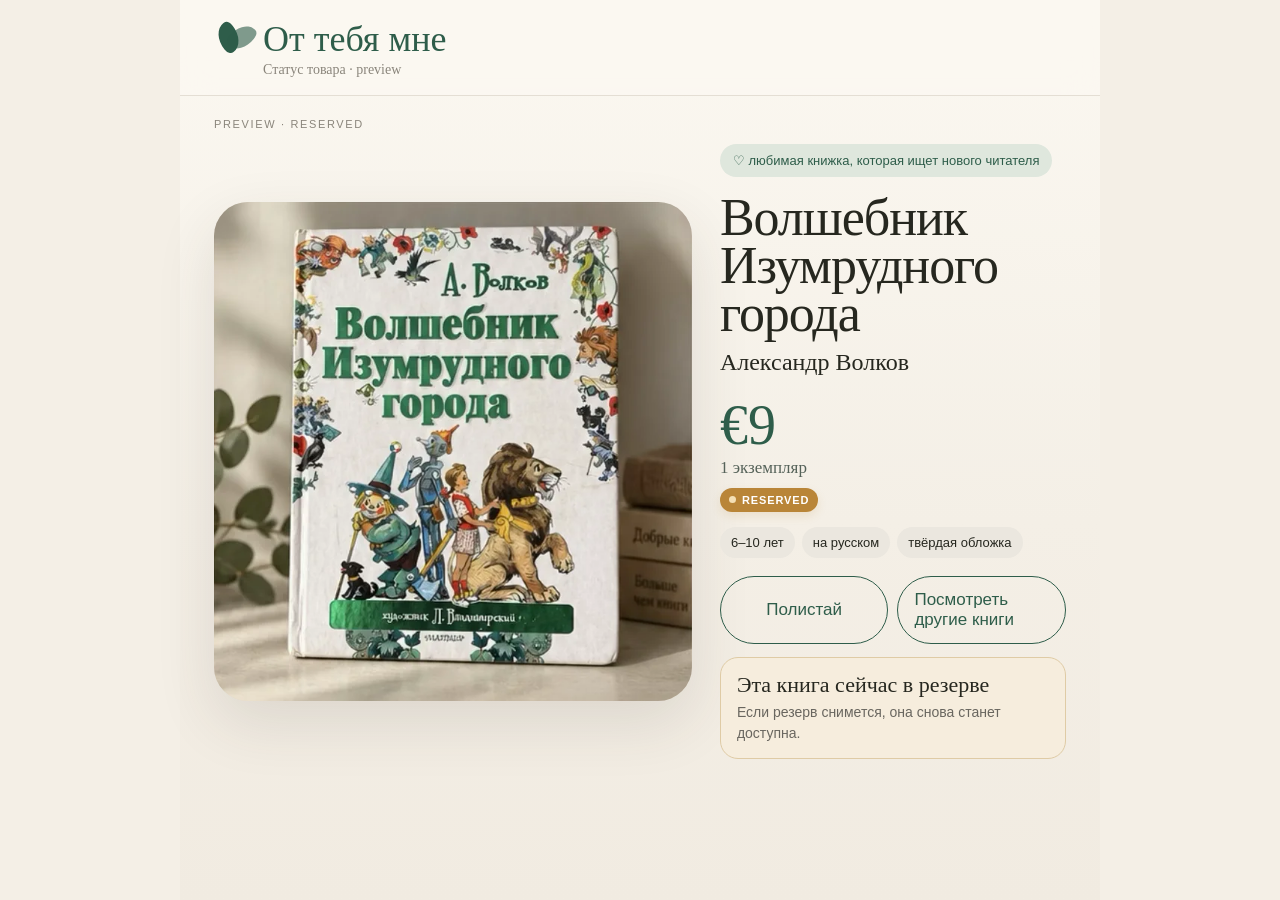
<file: status-preview-reserved.html>
<!doctype html><html lang="ru"><head><meta charset="utf-8"><meta name="viewport" content="width=device-width,initial-scale=1,viewport-fit=cover"><meta name="theme-color" content="#f4efe6"><title>RESERVED preview · От тебя мне</title><link rel="stylesheet" href="assets/styles.css?v=6"><link rel="stylesheet" href="assets/status.css?v=1"></head><body data-status="reserved"><div class="page"><header><a class="brand" href="./"><div class="mark"></div><div><div class="brand-name">От тебя мне</div><div class="brand-sub">Статус товара · preview</div></div></a></header><main><div class="eyebrow">PREVIEW · RESERVED</div><section class="hero"><div class="hero-visual"><img src="books/001/hero.webp" alt="Волшебник Изумрудного города"></div><div class="info-card"><div class="story-label">♡ любимая книжка, которая ищет нового читателя</div><h1>Волшебник Изумрудного города</h1><div class="author">Александр Волков</div><div class="price">€9</div><div class="stock">1 экземпляр</div><div class="product-status-wrap"><span class="status-badge product-status"></span></div><div class="chips"><span class="chip">6–10 лет</span><span class="chip">на русском</span><span class="chip">твёрдая обложка</span></div><div class="actions"><a class="btn primary buy-cta" href="#">Забрать за €9</a><a class="btn secondary" href="books/001/#inside">Полистай</a><a class="btn secondary status-catalog-cta" href="./">Посмотреть другие книги</a></div><div class="inventory-state"></div></div></section></main></div></body></html>
</file>
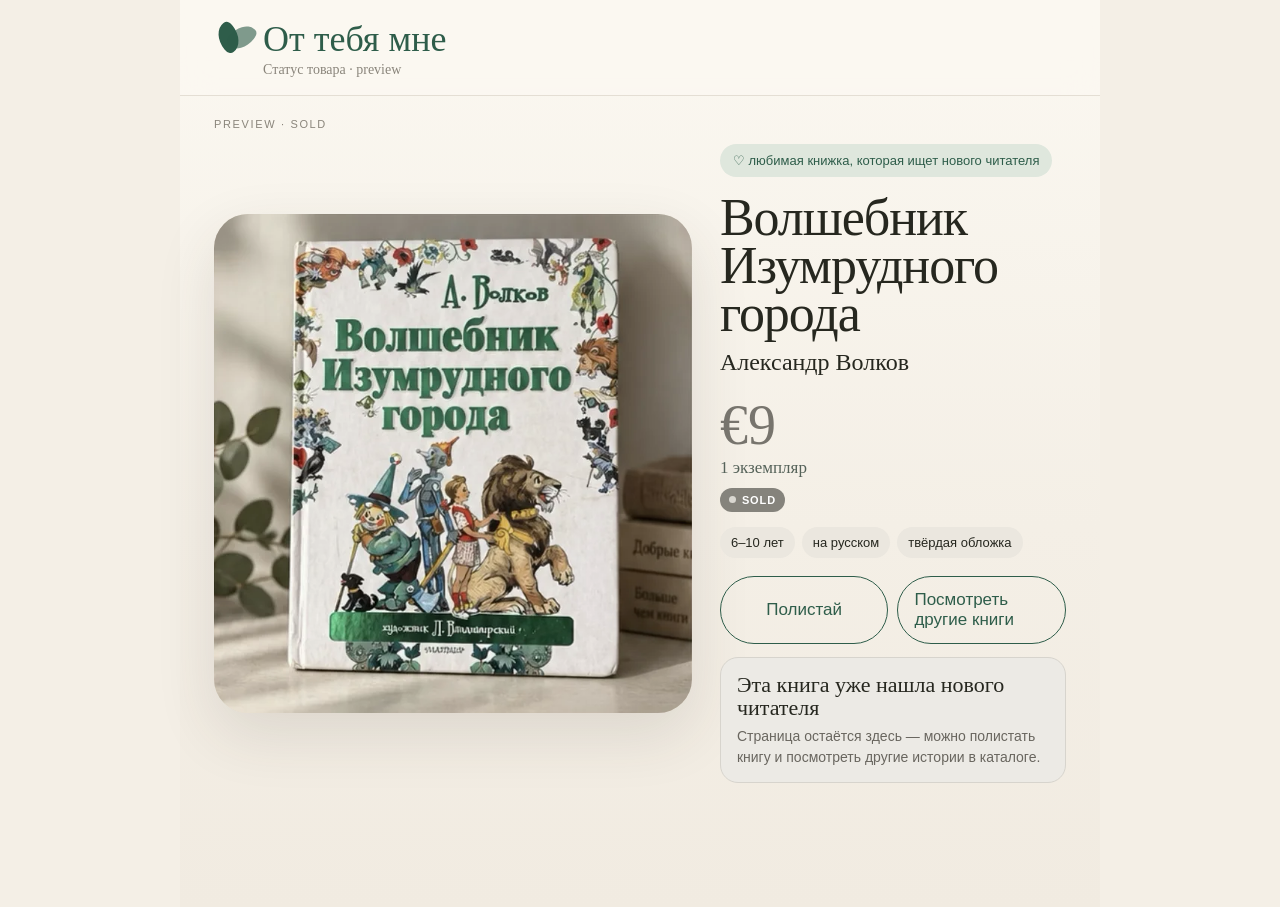
<file: status-preview-sold.html>
<!doctype html><html lang="ru"><head><meta charset="utf-8"><meta name="viewport" content="width=device-width,initial-scale=1,viewport-fit=cover"><meta name="theme-color" content="#f4efe6"><title>SOLD preview · От тебя мне</title><link rel="stylesheet" href="assets/styles.css?v=6"><link rel="stylesheet" href="assets/status.css?v=1"></head><body data-status="sold"><div class="page"><header><a class="brand" href="./"><div class="mark"></div><div><div class="brand-name">От тебя мне</div><div class="brand-sub">Статус товара · preview</div></div></a></header><main><div class="eyebrow">PREVIEW · SOLD</div><section class="hero"><div class="hero-visual"><img src="books/001/hero.webp" alt="Волшебник Изумрудного города"></div><div class="info-card"><div class="story-label">♡ любимая книжка, которая ищет нового читателя</div><h1>Волшебник Изумрудного города</h1><div class="author">Александр Волков</div><div class="price">€9</div><div class="stock">1 экземпляр</div><div class="product-status-wrap"><span class="status-badge product-status"></span></div><div class="chips"><span class="chip">6–10 лет</span><span class="chip">на русском</span><span class="chip">твёрдая обложка</span></div><div class="actions"><a class="btn primary buy-cta" href="#">Забрать за €9</a><a class="btn secondary" href="books/001/#inside">Полистай</a><a class="btn secondary status-catalog-cta" href="./">Посмотреть другие книги</a></div><div class="inventory-state"></div></div></section></main></div></body></html>
</file>
<file: assets/styles.css>
:root{--cream:#f4efe6;--paper:#fbf8f1;--ink:#26271f;--muted:#7c786f;--green:#2e5d4a;--sage:#dfe7dd;--line:#dcd5ca;--soft:#ebe5da}*{box-sizing:border-box}html{scroll-behavior:smooth}body{margin:0;background:var(--cream);color:var(--ink);font-family:-apple-system,BlinkMacSystemFont,"Segoe UI",Arial,sans-serif;-webkit-font-smoothing:antialiased}a{color:inherit;text-decoration:none}.page{max-width:920px;margin:0 auto;background:linear-gradient(180deg,#fbf8f1 0,#f4efe6 58%,#f1ebe1 100%);min-height:100vh}header{padding:22px clamp(18px,4vw,38px) 16px;display:flex;justify-content:space-between;align-items:flex-start;gap:20px;border-bottom:1px solid rgba(220,213,202,.72);background:rgba(251,248,241,.90);backdrop-filter:blur(16px);position:sticky;top:0;z-index:50}.brand{display:flex;align-items:flex-start;gap:11px}.mark{width:34px;height:36px;position:relative;flex:none;margin-top:1px}.mark:before,.mark:after{content:"";position:absolute;width:21px;height:29px;background:var(--green);border-radius:72% 22% 72% 26%}.mark:before{left:0;transform:rotate(-38deg)}.mark:after{right:0;transform:rotate(38deg);opacity:.6}.brand-name{font:36px/.95 Georgia,"Times New Roman",serif;color:var(--green)}.brand-sub{font:14px/1.2 Georgia,"Times New Roman",serif;color:#8a857b;margin-top:6px}.header-note{font-size:12px;color:#88837a;text-align:right;line-height:1.35;padding-top:4px}main{padding:22px clamp(15px,3.8vw,34px) 120px}.eyebrow{text-transform:uppercase;letter-spacing:.15em;font-size:11px;color:#8a857b;margin-bottom:10px}.hero{display:grid;grid-template-columns:minmax(0,1.16fr) minmax(280px,.84fr);gap:28px;align-items:center}.hero-visual{border-radius:34px;overflow:hidden;background:#e3d9cc;box-shadow:0 22px 60px rgba(56,50,41,.12)}.hero-visual img{width:100%;display:block;object-fit:cover}.info-card{padding:4px 0}.story-label{display:inline-flex;align-items:center;gap:8px;background:var(--sage);color:var(--green);border-radius:999px;padding:9px 13px;font-size:13px}h1{font:52px/.92 Georgia,"Times New Roman",serif;font-weight:400;margin:17px 0 11px;letter-spacing:-.02em}.author{font:24px/1.2 Georgia,"Times New Roman",serif}.illustrator{font:18px/1.25 Georgia,"Times New Roman",serif;color:#8a867e;margin-top:6px}.price{font:56px/.95 Georgia,"Times New Roman",serif;color:var(--green);margin-top:22px}.stock{font:17px/1.25 Georgia,"Times New Roman",serif;color:#556259;margin-top:5px}.chips{display:flex;flex-wrap:wrap;gap:7px;margin:15px 0 18px}.chip{background:#ebe7df;border-radius:999px;padding:8px 11px;font-size:13px}.actions{display:grid;grid-template-columns:1fr 1fr;gap:9px}.btn{min-height:54px;border-radius:999px;border:1px solid var(--green);display:flex;align-items:center;justify-content:center;padding:13px 16px;font-size:17px}.primary{background:var(--green);color:#fff}.secondary{color:var(--green);background:transparent}.listen{margin-top:11px;border:1px solid var(--line);border-radius:18px;background:rgba(255,255,255,.34);display:flex;align-items:center;gap:12px;padding:12px 13px}.play{width:42px;height:42px;border-radius:50%;background:#70927f;color:#fff;display:grid;place-items:center;flex:none}.listen strong{font:18px/1.1 Georgia,"Times New Roman",serif;font-weight:400}.listen small{display:block;color:var(--muted);font-size:12px;margin-top:4px}.quote-strip{margin:34px 0 0;border-top:1px solid var(--line);border-bottom:1px solid var(--line);padding:20px 0;text-align:center}.quote-strip p{font:22px/1.35 Georgia,"Times New Roman",serif;margin:0 auto;max-width:670px;color:#4f5048}.quote-strip span{display:block;margin-top:8px;font-size:11px;letter-spacing:.16em;text-transform:uppercase;color:#918a7e}.section{padding-top:40px;scroll-margin-top:76px}.section-head{display:flex;justify-content:space-between;gap:12px;align-items:flex-end;margin-bottom:12px}.section h2{font:31px/1.05 Georgia,"Times New Roman",serif;font-weight:400;margin:0}.section-sub{color:var(--muted);font-size:13px;margin-top:4px}.video-wrap{border-radius:24px;overflow:hidden;background:#111;box-shadow:0 18px 44px rgba(46,40,31,.10)}.video-wrap video{width:100%;display:block;max-height:74vh}.editorial-intro{display:grid;grid-template-columns:1.05fr .95fr;gap:18px;margin-top:16px}.editorial-card{background:rgba(255,255,255,.48);border:1px solid var(--line);border-radius:24px;padding:20px}.editorial-card h3{font:26px/1.05 Georgia,"Times New Roman",serif;font-weight:400;margin:0 0 10px}.editorial-card p{font:18px/1.46 Georgia,"Times New Roman",serif;color:#4f4d47;margin:0}.editorial-card.small p{font-size:16px;line-height:1.5;font-family:inherit}.kicker{font-size:11px;letter-spacing:.14em;text-transform:uppercase;color:#918a7e;margin-bottom:8px}.gallery{display:grid;grid-template-columns:repeat(4,1fr);gap:10px}.gallery a{position:relative;display:block}.gallery img{width:100%;aspect-ratio:4/5;object-fit:cover;border-radius:18px;display:block;box-shadow:0 7px 18px rgba(45,39,30,.07)}.tap{position:absolute;right:7px;bottom:7px;background:rgba(28,29,26,.64);color:#fff;border-radius:999px;padding:5px 8px;font-size:10px}.condition-card{margin-top:16px;border:1px solid var(--line);background:rgba(255,255,255,.46);border-radius:24px;padding:20px}.condition-grid{display:grid;grid-template-columns:1fr 220px;gap:18px;align-items:start}.condition-card h3{font:27px/1.05 Georgia,"Times New Roman",serif;font-weight:400;margin:0 0 10px}.pill{display:inline-block;background:#8cac91;color:#fff;border-radius:999px;padding:7px 13px}ul{padding-left:19px;margin:10px 0 0;line-height:1.66;color:#55524c}.defect-card{display:block}.defect-card img{width:100%;aspect-ratio:4/5;object-fit:cover;border-radius:16px;display:block;box-shadow:0 7px 18px rgba(45,39,30,.08)}.defect-card small{display:block;color:var(--green);text-align:center;margin-top:8px}.manifesto{margin-top:18px;background:#e9eee7;border:1px solid #d7ded3;border-radius:24px;padding:20px}.manifesto strong{font:24px/1.05 Georgia,"Times New Roman",serif;font-weight:400}.manifesto p{margin:8px 0 0;line-height:1.5;color:#555b53}.checkout{border:1px solid var(--line);background:rgba(255,253,248,.80);border-radius:26px;padding:22px}.checkout h3{font:30px/1.05 Georgia,"Times New Roman",serif;font-weight:400;margin:0 0 6px}.option{display:block;border:1px solid var(--line);border-radius:17px;padding:14px;margin:10px 0;background:#fffdf8}.option input{margin-right:8px}.option small{display:block;color:var(--muted);padding-left:25px;margin-top:5px}.paydemo{margin-top:14px;background:#ece7de;border-radius:17px;padding:15px;text-align:center;color:#656159;font-size:13px}.location{margin-top:26px;border-top:1px solid var(--line);padding-top:18px;color:#8a857b;font-size:13px}.sticky{position:fixed;z-index:80;left:0;right:0;bottom:0;padding:10px 14px calc(10px + env(safe-area-inset-bottom));background:rgba(244,239,230,.92);backdrop-filter:blur(14px);border-top:1px solid var(--line)}.sticky .btn{max-width:700px;margin:auto}.lightbox{position:fixed;inset:0;background:rgba(16,17,15,.92);display:none;align-items:center;justify-content:center;padding:18px;z-index:9999}.lightbox:target{display:flex}.lightbox .backdrop{position:absolute;inset:0}.lightbox .frame{position:relative;z-index:2;max-width:min(94vw,900px);max-height:88vh}.lightbox img{max-width:100%;max-height:88vh;display:block;object-fit:contain;border-radius:16px;box-shadow:0 20px 70px rgba(0,0,0,.35)}.close{position:absolute;right:16px;top:16px;z-index:3;width:42px;height:42px;border-radius:50%;background:rgba(255,255,255,.92);display:flex;align-items:center;justify-content:center;font-size:28px}.home-main{max-width:760px;margin:0 auto;padding-top:52px}.home-title{font:58px/.95 Georgia,serif;color:var(--green);margin:0}.home-tag{font:24px/1.25 Georgia,serif;color:#67635c;margin:14px 0 36px}.book-card{display:grid;grid-template-columns:170px 1fr;gap:20px;padding:18px;border:1px solid var(--line);border-radius:26px;background:rgba(255,255,255,.5)}.book-card img{width:100%;border-radius:16px}.book-card h2{font:30px/1 Georgia,serif;margin:7px 0 8px}.book-card p{color:var(--muted);line-height:1.45}.book-meta{display:flex;align-items:center;gap:8px;flex-wrap:wrap;font-size:13px;color:var(--green);text-transform:uppercase;letter-spacing:.08em}.status-badge{display:inline-flex;align-items:center;gap:6px;background:var(--green);color:#fff;border-radius:999px;padding:6px 9px;font-size:11px;font-weight:700;letter-spacing:.08em;box-shadow:0 4px 10px rgba(46,93,74,.14)}.status-badge:before{content:"";width:7px;height:7px;border-radius:50%;background:#d7eadb}.back-link{display:inline-flex;align-items:center;gap:7px;margin:0 0 14px;color:var(--green);font-size:14px;border:1px solid rgba(46,93,74,.24);border-radius:999px;padding:8px 12px;background:rgba(255,255,255,.38)}.edition-strip{margin:28px 0 0;border:1px solid var(--line);background:rgba(255,255,255,.42);border-radius:22px;padding:16px 18px}.edition-label{font-size:11px;letter-spacing:.14em;text-transform:uppercase;color:#918a7e;margin-bottom:10px}.edition-grid{display:grid;grid-template-columns:1.25fr .7fr 1fr;gap:10px}.edition-grid>div{min-width:0}.edition-grid span{display:block;font-size:11px;color:var(--muted);text-transform:uppercase;letter-spacing:.08em;margin-bottom:4px}.edition-grid strong{display:block;font:17px/1.25 Georgia,"Times New Roman",serif;font-weight:400;overflow-wrap:anywhere}.edition-note{margin-top:10px;color:var(--muted);font-size:12px}@media(max-width:760px){header{position:relative}.header-note{display:none}.hero{grid-template-columns:1fr}h1{font-size:47px}.quote-strip{margin-top:28px}.editorial-intro{grid-template-columns:1fr}.condition-grid{grid-template-columns:1fr}.defect-card{max-width:260px}.gallery{grid-template-columns:repeat(2,1fr)}}@media(max-width:520px){header{padding-top:20px}.brand-name{font-size:34px}.brand-sub{font-size:12px}main{padding-left:14px;padding-right:14px}h1{font-size:44px}.actions{grid-template-columns:1fr}.price{font-size:50px}.home-title{font-size:42px}.book-card{grid-template-columns:110px 1fr;gap:14px}.book-card h2{font-size:24px}.edition-grid{grid-template-columns:1fr 1fr}.edition-grid>div:first-child{grid-column:1/-1}}
.header-side{display:flex;flex-direction:column;align-items:flex-end;gap:8px}.cart-link{display:inline-flex;align-items:center;justify-content:center;border:1px solid rgba(46,93,74,.24);border-radius:999px;padding:7px 11px;color:var(--green);background:rgba(255,255,255,.48);font-size:13px;white-space:nowrap}.cart-link:hover{background:#fff}.btn{font-family:inherit}.btn.is-added{background:var(--sage);border-color:#a9bcad;color:var(--green)}.checkout .btn,.sticky .btn{width:100%}.cart-toast{position:fixed;z-index:120;left:50%;bottom:86px;transform:translate(-50%,18px);display:flex;align-items:center;gap:18px;max-width:calc(100vw - 28px);min-width:min(420px,calc(100vw - 28px));padding:13px 15px;border-radius:18px;background:#263f34;color:#fff;box-shadow:0 16px 44px rgba(32,39,34,.22);opacity:0;pointer-events:none;transition:.2s ease}.cart-toast.show{opacity:1;transform:translate(-50%,0);pointer-events:auto}.cart-toast span{flex:1}.cart-toast a{color:#fff;text-decoration:underline;white-space:nowrap}
@media(max-width:760px){.header-side{justify-content:center}.cart-link{font-size:12px;padding:7px 10px}}
@media(max-width:520px){.cart-toast{bottom:78px;min-width:calc(100vw - 24px)}}
</file>
<file: assets/status.css>
/* Inventory states: data-status is synced from the reservation backend. */
.status-badge.catalog-status:after,.status-badge.product-status:after{content:"AVAILABLE"}.book-card[data-status="reserved"] .catalog-status:after,body[data-status="reserved"] .product-status:after{content:"RESERVED"}.book-card[data-status="sold"] .catalog-status:after,body[data-status="sold"] .product-status:after{content:"SOLD"}.book-card[data-status="checking"] .catalog-status:after,body[data-status="checking"] .product-status:after{content:"CHECKING"}.book-card[data-status="reserved"] .catalog-status,body[data-status="reserved"] .product-status{background:#b98538;color:#fff;box-shadow:0 4px 10px rgba(185,133,56,.15)}.book-card[data-status="reserved"] .catalog-status:before,body[data-status="reserved"] .product-status:before{background:#f4dfb5}.book-card[data-status="sold"] .catalog-status,body[data-status="sold"] .product-status,.book-card[data-status="checking"] .catalog-status,body[data-status="checking"] .product-status{background:#85837c;color:#fff;box-shadow:none}.book-card[data-status="sold"] .catalog-status:before,body[data-status="sold"] .product-status:before,.book-card[data-status="checking"] .catalog-status:before,body[data-status="checking"] .product-status:before{background:#d9d7d1}.book-card[data-status="reserved"]{border-color:#d8c7a7;background:rgba(251,246,235,.72)}.book-card[data-status="sold"]{border-color:#d6d3cc;background:rgba(239,236,230,.72)}.book-card[data-status="sold"]>img{filter:saturate(.72);opacity:.82}.product-status-wrap{margin-top:9px}.inventory-state{display:none;margin:13px 0 0;border-radius:18px;padding:15px 16px;border:1px solid var(--line);font-size:14px;line-height:1.45}.inventory-state:before{display:block;font:22px/1.08 Georgia,"Times New Roman",serif;margin-bottom:6px}.inventory-state:after{display:block;color:#69665f}.status-catalog-cta{display:none}.buy-cta{display:flex}body[data-status="reserved"] .inventory-state{display:block;background:#f6eddd;border-color:#dfcba5}body[data-status="reserved"] .inventory-state:before{content:"Эта книга сейчас в резерве"}body[data-status="reserved"] .inventory-state:after{content:"Если резерв снимется, она снова станет доступна."}body[data-status="sold"] .inventory-state{display:block;background:#eceae5;border-color:#d7d4cd}body[data-status="sold"] .inventory-state:before{content:"Эта книга уже нашла нового читателя"}body[data-status="sold"] .inventory-state:after{content:"Страница остаётся здесь — можно полистать книгу и посмотреть другие истории в каталоге."}body[data-status="checking"] .inventory-state{display:block;background:#eceae5;border-color:#d7d4cd}body[data-status="checking"] .inventory-state:before{content:"Проверяем доступность"}body[data-status="checking"] .inventory-state:after{content:"Если статус не обновился, перезагрузи страницу через минуту."}body[data-status="reserved"] .buy-cta,body[data-status="sold"] .buy-cta,body[data-status="checking"] .buy-cta{display:none}body[data-status="reserved"] .status-catalog-cta,body[data-status="sold"] .status-catalog-cta{display:flex}body[data-status="reserved"] #checkout,body[data-status="sold"] #checkout,body[data-status="checking"] #checkout,body[data-status="reserved"] .sticky,body[data-status="sold"] .sticky,body[data-status="checking"] .sticky{display:none}body[data-status="sold"] .price{color:#77746d}body[data-status="sold"] .hero-visual img{filter:saturate(.8)}@media(max-width:520px){body[data-status="reserved"] .actions,body[data-status="sold"] .actions,body[data-status="checking"] .actions{grid-template-columns:1fr}}
/* Loading polish: never expose technical CHECKING state to shoppers. */
.book-card[data-status="checking"] .catalog-status,
body[data-status="checking"] .product-status{display:none}
body[data-status="checking"] .inventory-state{display:none}
.inventory-state.status-error{display:block!important;background:#eceae5;border-color:#d7d4cd}
.inventory-state.status-error:before,.inventory-state.status-error:after{content:none!important}
</file>
